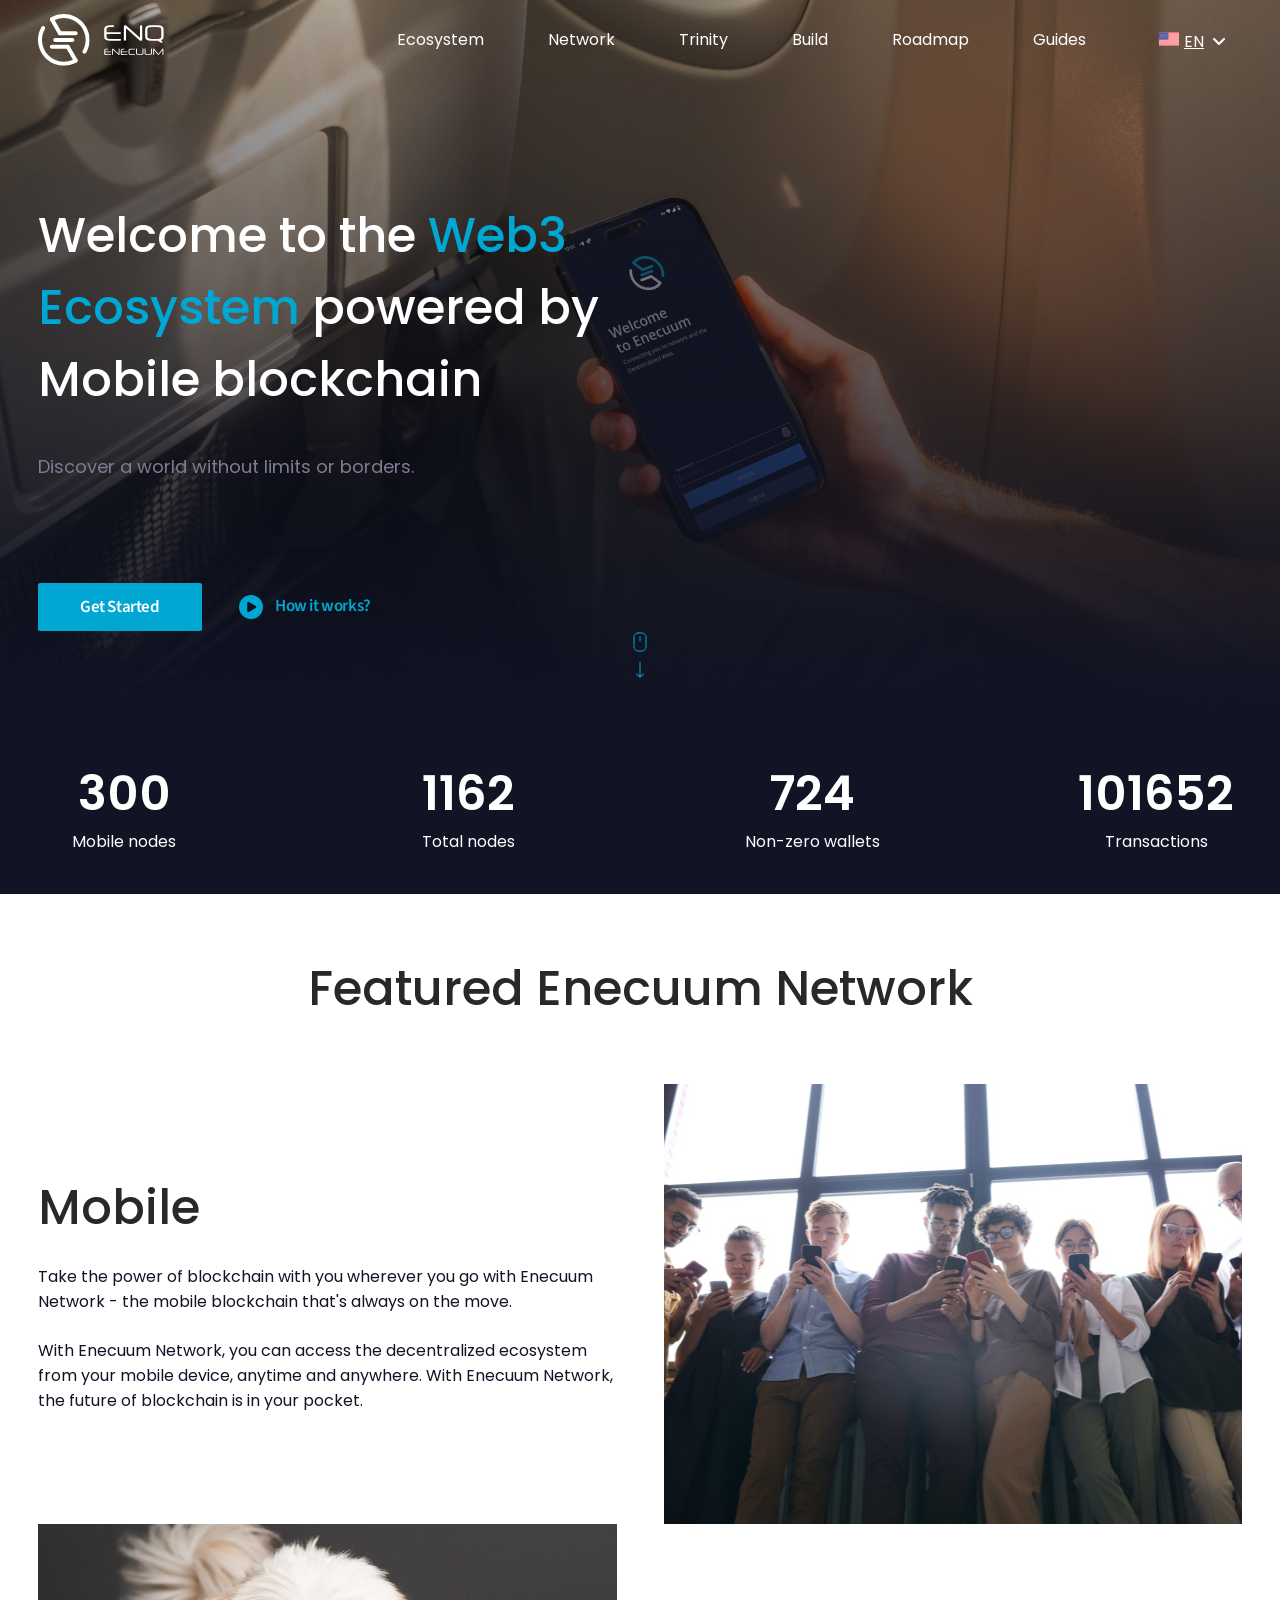
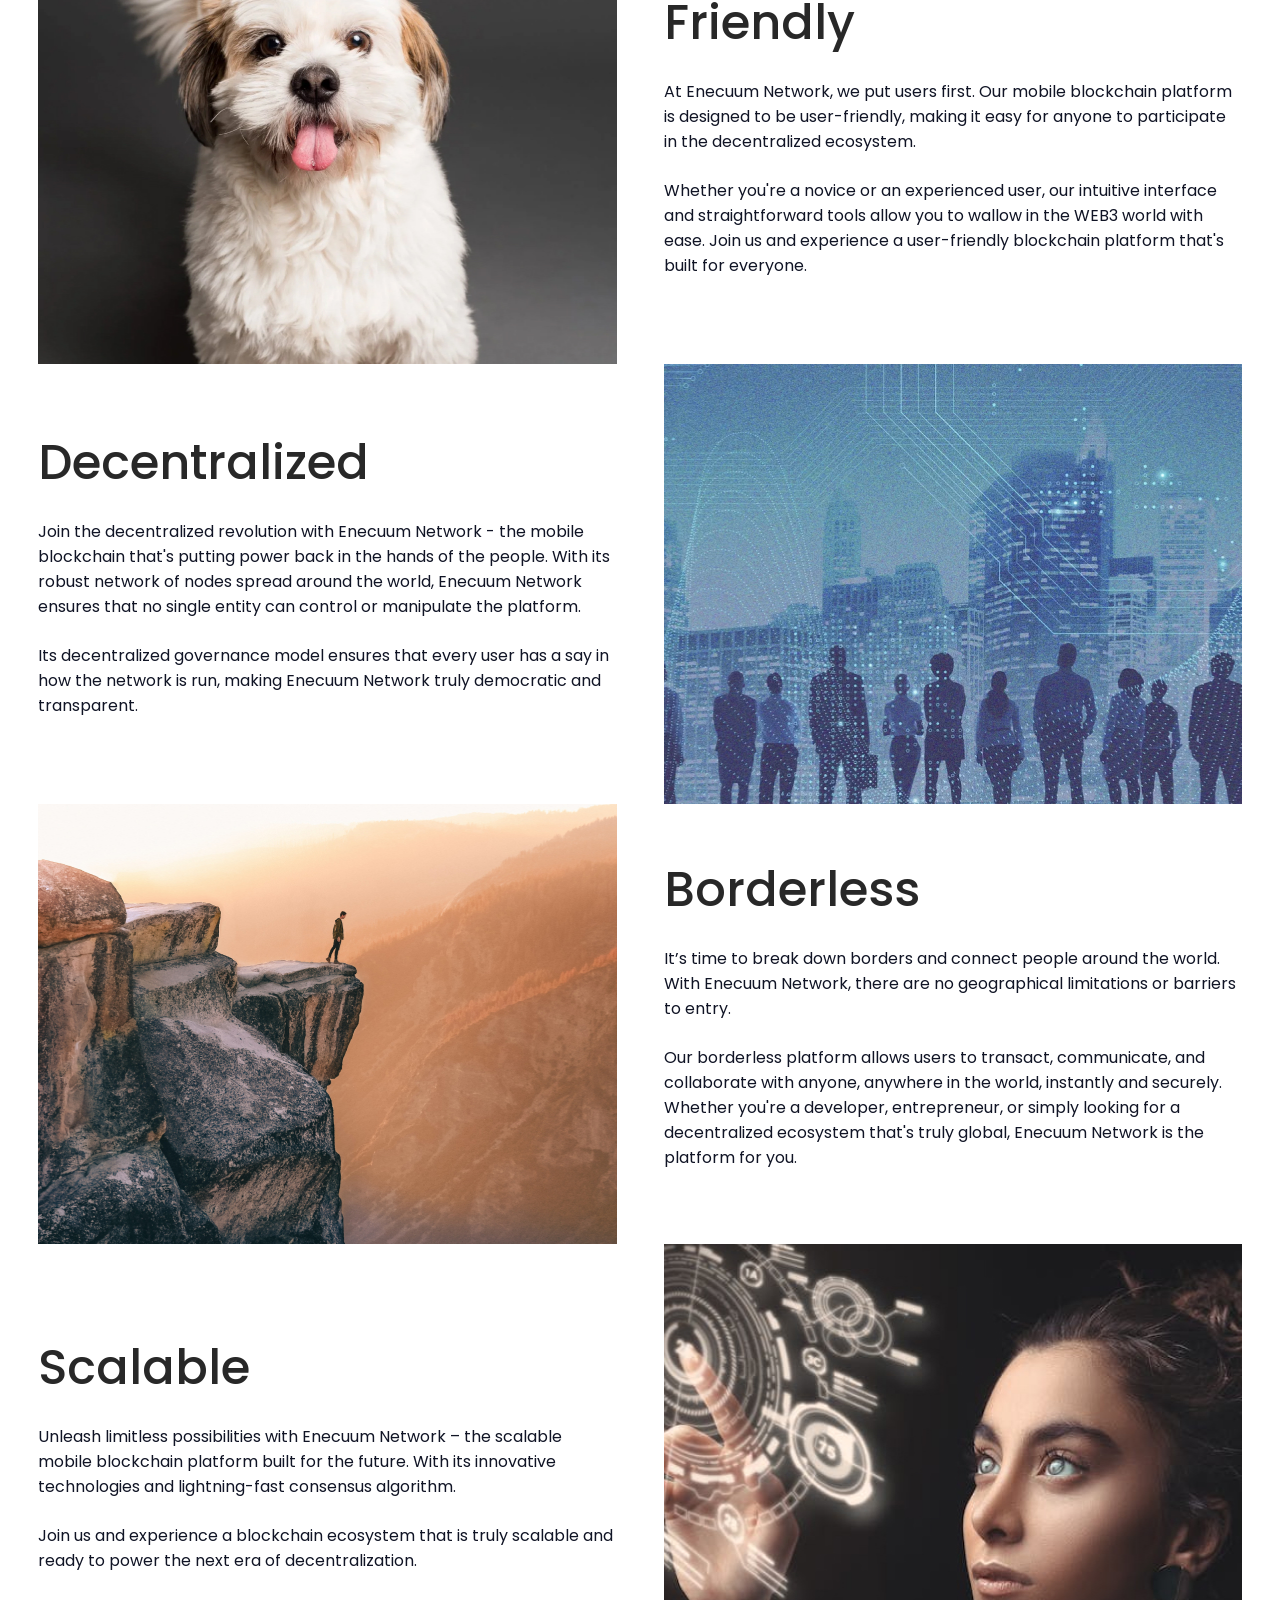
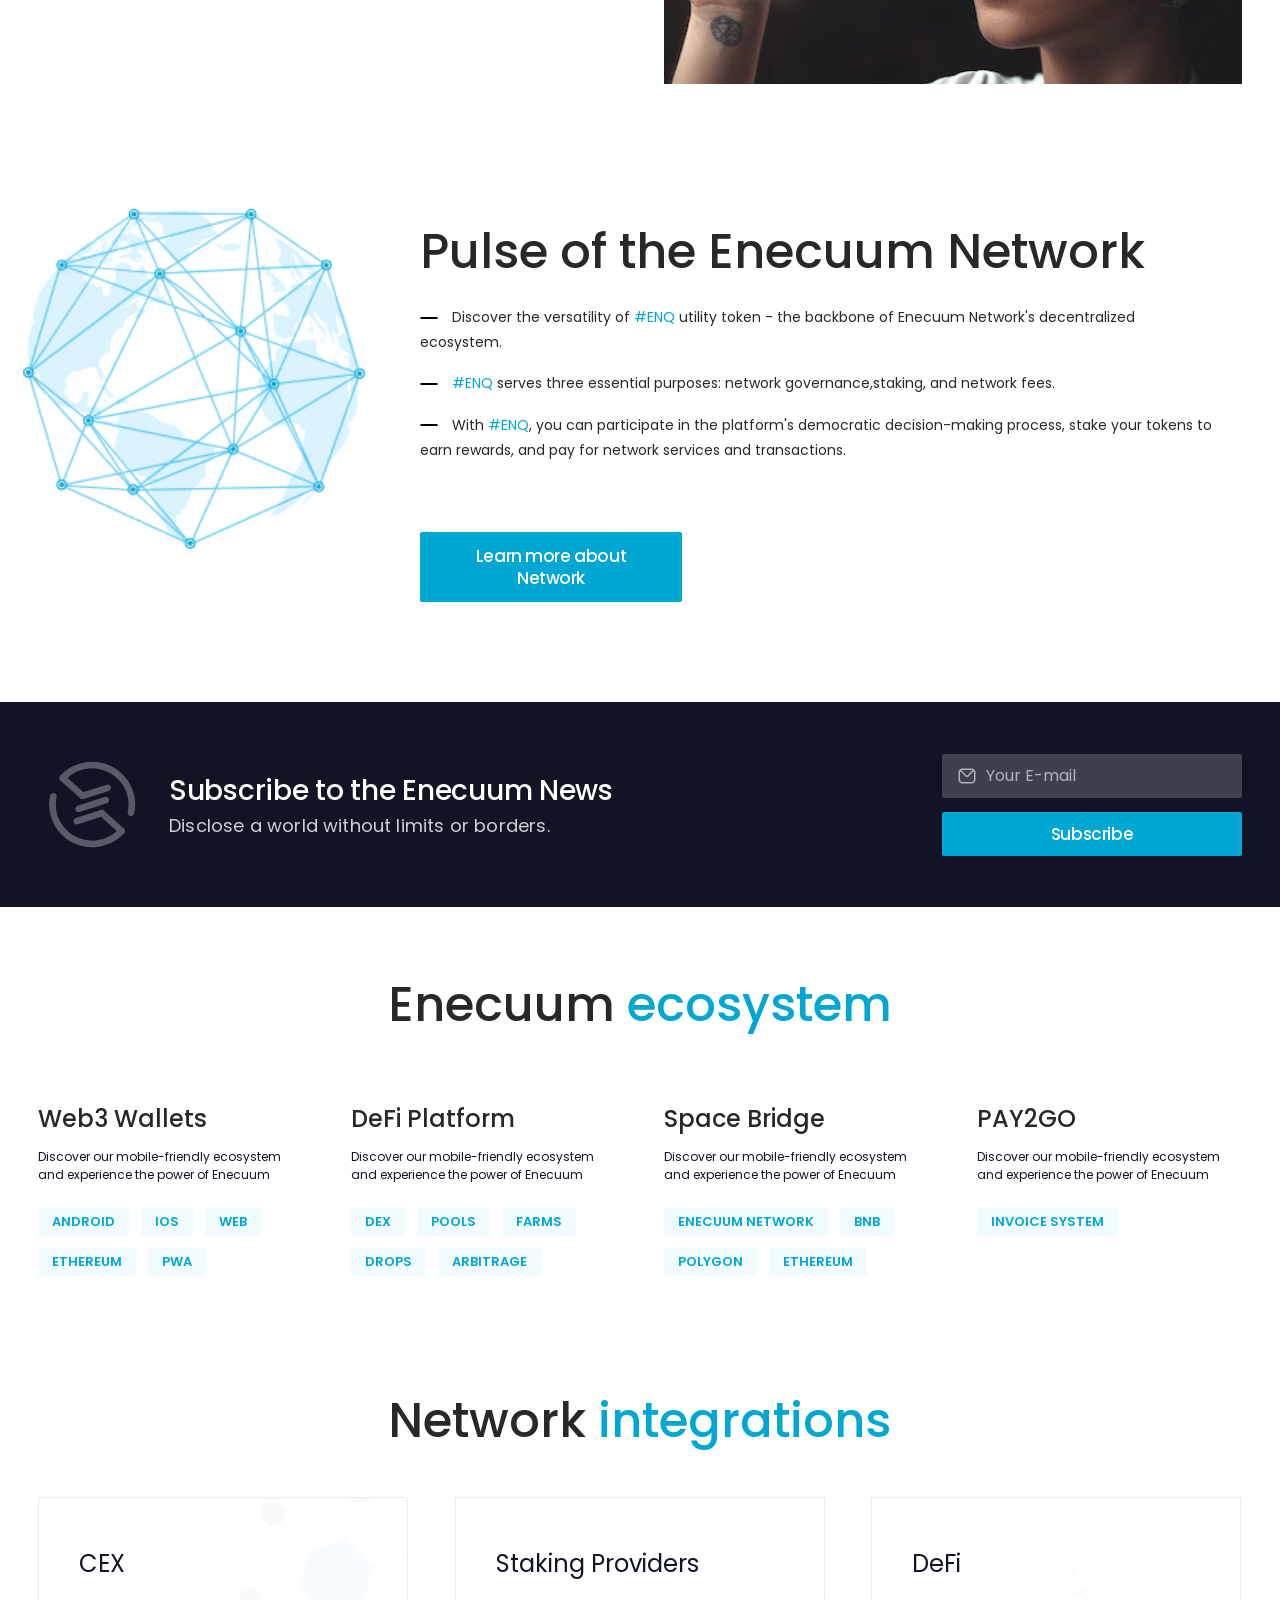
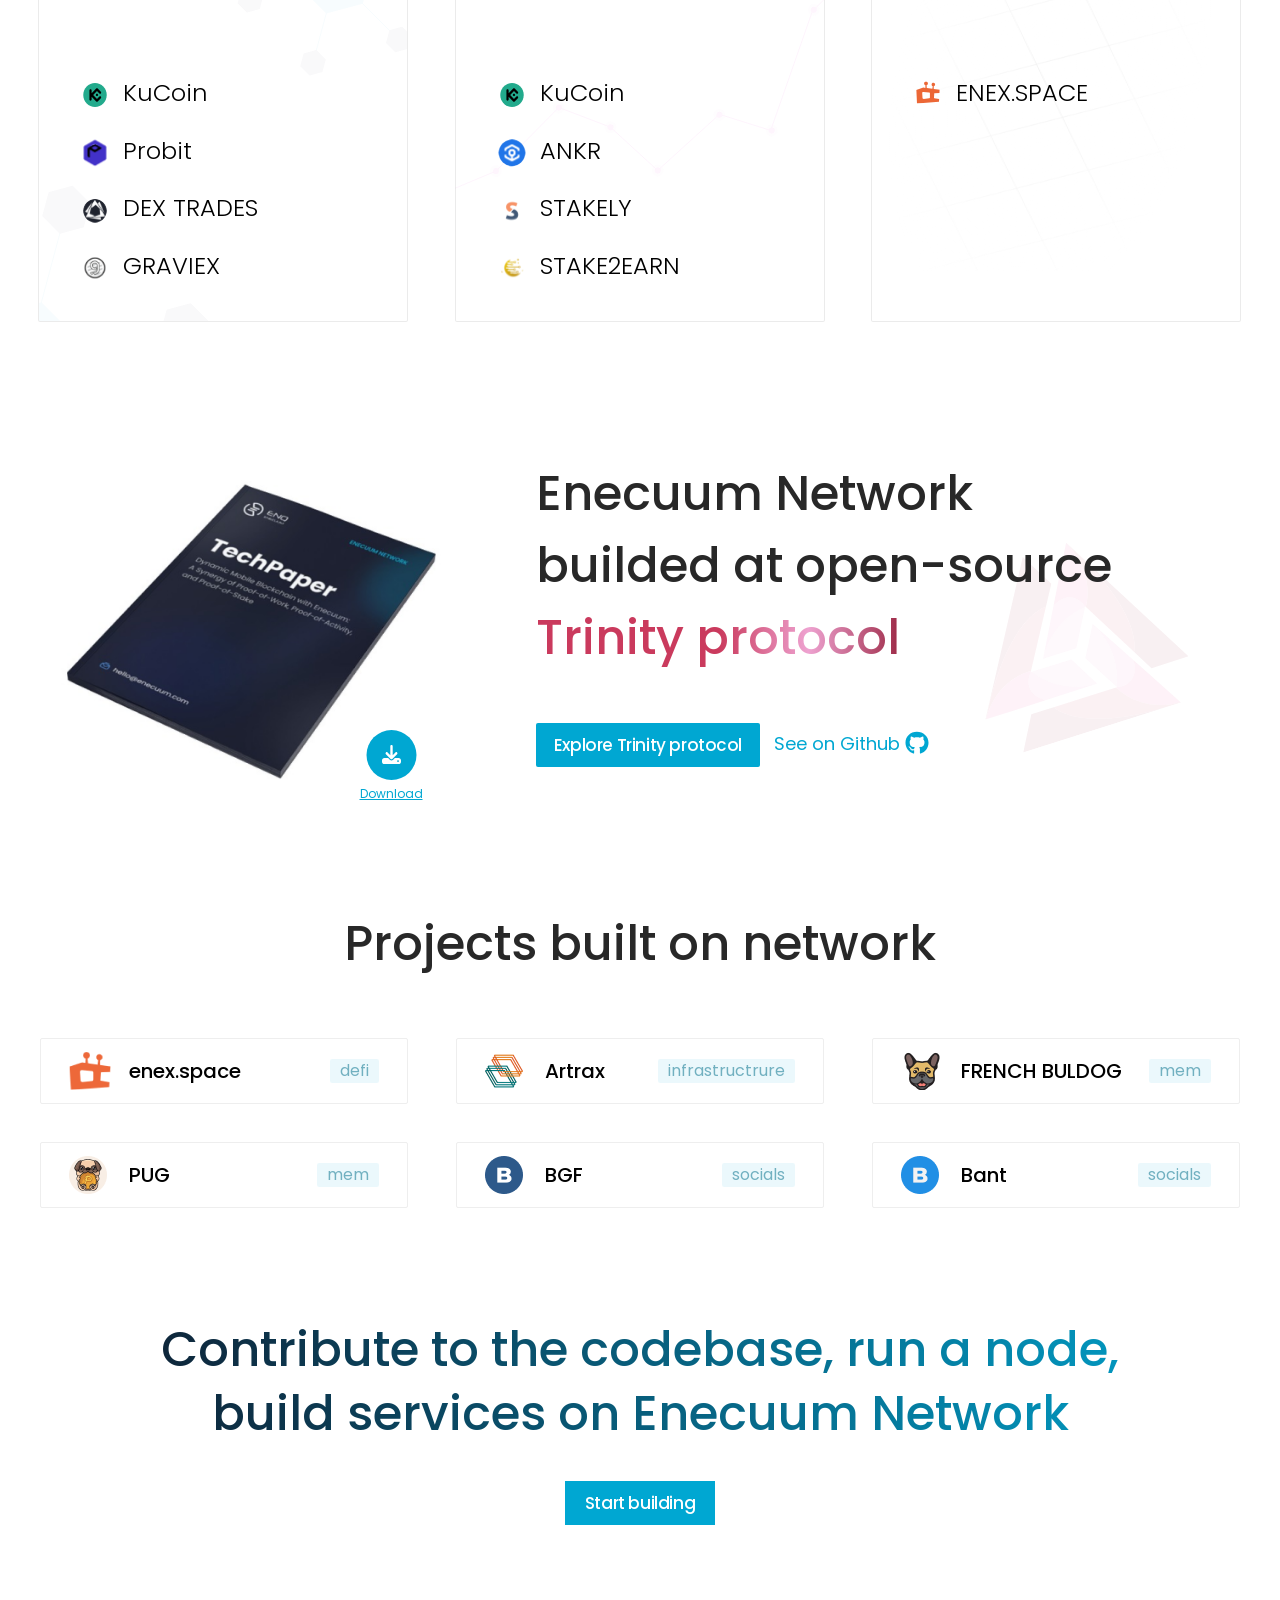
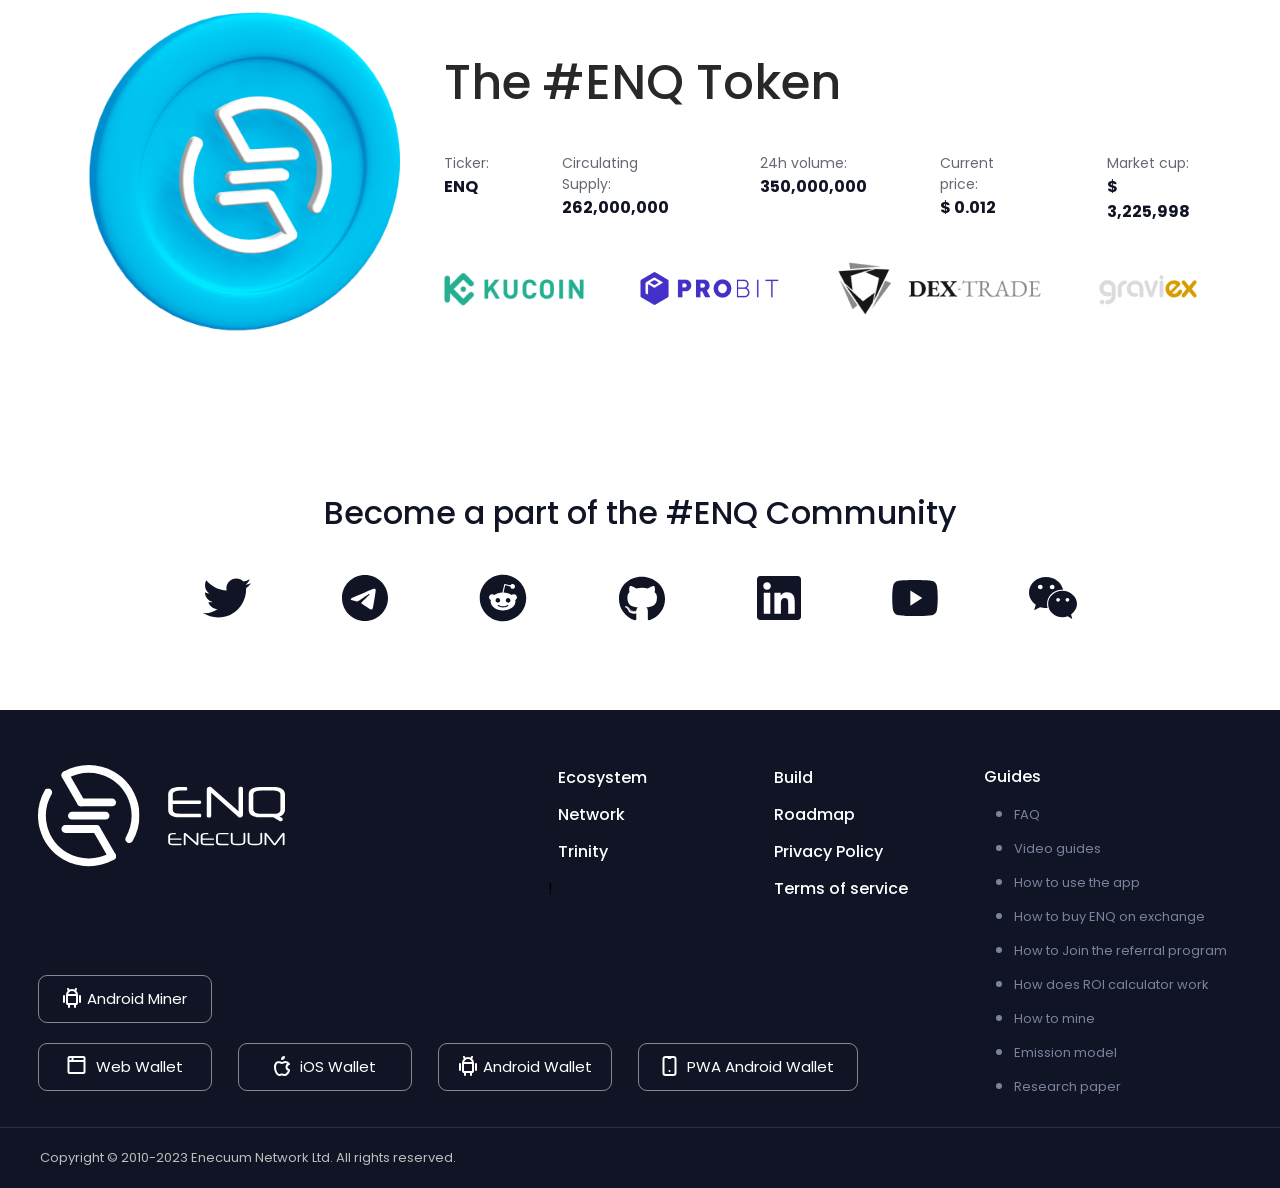
<file: index.html>
<!DOCTYPE html>
<html lang="en">

<head>
    <meta charset="UTF-8">
    <meta name="viewport" content="width=device-width, initial-scale=1.0">
    <title>Document</title>
    <link rel="stylesheet" href="./css/main.css">
</head>

<body>
    <header class="header none1">
        <div class="header__top-box">
            <div class="container">
                <div class="header__menu-box">
                    <a href="./index.html" style="padding-right: 34px;"><img class="header__logo-image"
                            src="./img/Logo.svg" alt="logo"></a>
                    <div class="header__nav">
                        <ul class="header__menu">
                            <li class="header__menu-list"><a class="header__menu-link header__menu-link_active"
                                    href="#">Ecosystem</a></li>
                            <li class="header__menu-list"><a href="#!" class="header__menu-link">Network</a></li>
                            <li class="header__menu-list"><a href="#!" class="header__menu-link">Trinity</a></li>
                            <li class="header__menu-list"><a href="#!" class="header__menu-link">Build</a></li>
                            <li class="header__menu-list"><a href="#!" class="header__menu-link">Roadmap</a></li>
                            <li class="header__menu-list"><a href="#!" class="header__menu-link">Guides</a></li>
                            <li class="header__menu-list lang-select" translate='no'><a href="#!"
                                    class="lang-select__link  lang-select__active"><img class="lang-select__img-flag"
                                        src="./img/FlagEN.svg" alt="flag">EN</a>
                                <ul class="lang-show">
                                    <li><a href="#!" class="lang-select__link"><img class="lang-select__img-flag"
                                                src="./img/FlagSP.svg" alt="flag">SP</a></li>
                                    <li><a href="#!" class="lang-select__link"><img class="lang-select__img-flag"
                                                src="./img/FlagRU.svg" alt="flag">RU</a></li>
                                    <li><a href="#!" class="lang-select__link"><img class="lang-select__img-flag"
                                                src="./img/FlagFR.svg" alt="flag">FR</a></li>
                                </ul>
                            </li>
                        </ul>
                        <img class="header__menu-out" src="./img/x.png" alt="Икс">
                    </div>
                    <div class="burger">
                        <div class="burger__line"></div>
                        <div class="burger__line"></div>
                        <div class="burger__line"></div>
                    </div>
                </div>
            </div>
        </div>

        <div class="container title">
            <h1 class="title__header">Welcome to the <span class="title__header_color">Web3<br> Ecosystem</span>
                powered by Mobile blockchain</h1>
            <p class="title__text">Discover a world without limits or borders.</p>
            <div class="title__started">
                <a class="title__started-button" href="#">Get Started</a>
                <a class="title__play-link" href="#!"><svg class="title__started-svg" width="24" height="24"
                        viewBox="0 0 24 24" xmlns="http://www.w3.org/2000/svg">
                        <path
                            d="M0 12C0 8.8174 1.26428 5.76516 3.51472 3.51472C5.76516 1.26428 8.8174 0 12 0C15.1826 0 18.2348 1.26428 20.4853 3.51472C22.7357 5.76516 24 8.8174 24 12C24 15.1826 22.7357 18.2348 20.4853 20.4853C18.2348 22.7357 15.1826 24 12 24C8.8174 24 5.76516 22.7357 3.51472 20.4853C1.26428 18.2348 0 15.1826 0 12ZM8.82656 6.89531C8.47031 7.09219 8.25 7.47188 8.25 7.875V16.125C8.25 16.5328 8.47031 16.9078 8.82656 17.1047C9.18281 17.3016 9.61406 17.2969 9.96563 17.0812L16.7156 12.9562C17.0484 12.75 17.2547 12.3891 17.2547 11.9953C17.2547 11.6016 17.0484 11.2406 16.7156 11.0344L9.96563 6.90937C9.61875 6.69844 9.18281 6.68906 8.82656 6.88594V6.89531Z" />
                    </svg> How it works?</a>
            </div>
            <a class="title__mouse-link" href="#network">
                <div class="title__image-mouse">
                    <svg class="title__button-mouse" width="14" height="20" viewBox="0 0 14 20" fill="none"
                        xmlns="http://www.w3.org/2000/svg">
                        <path
                            d="M7 5V9M5 1H9C11.2091 1 13 2.79086 13 5V15C13 17.2091 11.2091 19 9 19H5C2.79086 19 1 17.2091 1 15V5C1 2.79086 2.79086 1 5 1Z"
                            stroke="#00A7D2" stroke-linecap="round" stroke-linejoin="round" />
                    </svg>
                    <img class="title__button-sign" src="./img/Arrow1.svg" alt="sing">
                </div>
            </a>
        </div>
    </header>
    <main class="main">
        <div class="num-box none1">
            <div class="container">
                <div class="numblock">
                    <div class="numblock__box">
                        <p class="numblock__quantity" id="out-1">0+</p>
                        <p class="numblock__text">Mobile nodes</p>
                    </div>
                    <div class="numblock__box">
                        <p class="numblock__quantity" id="out-2">0+</p>
                        <p class="numblock__text">Total nodes</p>
                    </div>
                    <div class="numblock__box">
                        <p class="numblock__quantity" id="out-3">0+</p>
                        <p class="numblock__text">Non-zero wallets</p>
                    </div>
                    <div class="numblock__box">
                        <p class="numblock__quantity numblock__quantity_last" id="out-4">0+</p>
                        <p class="numblock__text" id="network">Transactions</p>
                    </div>
                </div>
            </div>
        </div>
        <div class="container blocknet none1">
            <h2 class="header-all  blocknet__header"><span class="blocknet__header_color">Featured </span>Enecuum Network</h2>
            <div class="blocknet__box blocknet__box-mobile"></div>
            <article class="blocknet__mobile-item">
                <h3 class="blocknet__title">Mobile</h3>
                <p class="blocknet__text">Take the power of blockchain with you wherever you go with Enecuum Network -
                    the
                    mobile blockchain that's always on the move.</p>
                <p class="blocknet__text"> With Enecuum Network, you can access the decentralized ecosystem
                    from
                    your mobile device, anytime and anywhere. With Enecuum Network, the future of blockchain is in your
                    pocket.
                </p>
            </article>
            <div class="blocknet__box blocknet__box-friendly"></div>
            <article class="blocknet__friendly-item">
                <h3 class="blocknet__title ">Friendly</h3>
                <p class="blocknet__text">At Enecuum Network, we put users first. Our mobile blockchain platform is
                    designed to be user-friendly, making it easy for anyone to participate in the decentralized
                    ecosystem.

                </p>
                <p class="blocknet__text"> Whether you're a novice or an experienced user, our intuitive
                    interface and straightforward tools allow you to wallow in the WEB3 world with ease. Join us and
                    experience a user-friendly blockchain platform that's built for everyone.
                </p>
            </article>
            <div class="blocknet__box blocknet__box-decentralized"></div>
            <article class="blocknet__decentralized-item">
                <h3 class="blocknet__title">Decentralized</h3>

                <p class="blocknet__text">Join the decentralized revolution with Enecuum Network - the mobile
                    blockchain
                    that's putting power back in the hands of the people. With its robust network of nodes spread around
                    the
                    world, Enecuum Network ensures that no single entity can control or manipulate the platform.

                </p>
                <p class="blocknet__text"> Its decentralized governance model ensures that every user has a
                    say
                    in how the network is run, making Enecuum Network truly democratic and transparent.
                </p>
            </article>
            <div class="blocknet__box blocknet__box-borderless"></div>
            <article class="blocknet__borderless-item">
                <h3 class="blocknet__title">Borderless</h3>
                <p class="blocknet__text">It’s time to break down borders and connect people around the world. With
                    Enecuum
                    Network, there are no geographical limitations or barriers to entry. </p>
                <p class="blocknet__text"> Our borderless platform allows users to transact, communicate, and
                    collaborate with anyone, anywhere in the world, instantly and securely. Whether you're a developer,
                    entrepreneur, or simply looking for a decentralized ecosystem that's truly global, Enecuum Network
                    is
                    the platform for you.
                </p>
            </article>
            <div class="blocknet__box blocknet__box-scalable"></div>
            <article class="blocknet__scalable-item">
                <h3 class="blocknet__title">Scalable</h3>
                <p class="blocknet__text">Unleash limitless possibilities with Enecuum Network – the scalable mobile
                    blockchain platform built for the future. With its innovative technologies and lightning-fast
                    consensus
                    algorithm. </p>
                <p class="blocknet__text"> Join us and experience a blockchain ecosystem that is truly
                    scalable
                    and ready to power the next era of decentralization.
                </p>
            </article>
        </div>
        <div class="network container none1">
            <h3 class="header-all network__header">Pulse of the Enecuum Network</h3>
            <div class="network__wrapper">
                <hr class="network__line">
                <p class="blocknet__text network__text">
                    Discover the versatility of<span class="network__text_color"> #ENQ</span> utility token - the
                    backbone of Enecuum Network's decentralized ecosystem.
                </p>
            </div>
            <div class="network__wrapper">
                <hr class="network__line">
                <p class="blocknet__text network__text">
                    <span class="network__text_color">#ENQ</span> serves three essential purposes: network
                    governance,staking, and network fees.
                </p>
            </div>
            <div class="network__wrapper">
                <hr class="network__line">
                <p class="blocknet__text network__text">
                    With<span class="network__text_color"> #ENQ</span>, you can participate in the platform's
                    democratic decision-making process, stake your tokens to earn rewards, and pay for network services
                    and
                    transactions.
                </p>
            </div>
            <p class="network__button">
                <a class="network__button-link" href="#">Learn more about Network</a>
            </p>
        </div>
        <div class="num-box none1">
            <div class="news container">
                <div class="news__box">
                    <div class="news__logo">
                        <a class="news__logo-link" href="#!"><img class="news__image" src="./img/FrameNews.svg"
                                alt="icon"></a>
                        <div class="news__content">
                            <h3 class="news__title">Subscribe to the Enecuum News</h3>
                            <p class="news__text">Disclose a world without limits or borders.</p>
                        </div>
                    </div>
                    <form action="#" class="news__com" onsubmit="return checkForm()">
                        <input class="news__mail" type="email" placeholder="Your E-mail">
                        <div class="news__error"></div>
                        <button class="news__button" type="submit">Subscribe</button>
                    </form>
                </div>
            </div>
        </div>
        <section class="container ecosystem none1">
            <h3 class="header-all ecosystem__header">Enecuum <span
                    class="ecosystem__header_color">ecosystem</span></h3>
            <article class="ecosystem__box ecosystem__box1">
                <h4 class="ecosystem__heading">Web3 Wallets</h4>
                <p class="ecosystem__text">Discover our mobile-friendly ecosystem and experience the power of
                    Enecuum</p>
                <div class="ecosystem__frame">
                    <a class="ecosystem__link" href="#!">android</a>
                    <a class="ecosystem__link" href="#!">ios</a>
                    <a class="ecosystem__link" href="#!">web</a>
                    <a class="ecosystem__link" href="#!">Ethereum</a>
                    <a class="ecosystem__link" href="#!">PWA</a>
                </div>
            </article>
            <article class="ecosystem__box ecosystem__box2">
                <h4 class="ecosystem__heading">DeFi Platform</h4>
                <p class="ecosystem__text">Discover our mobile-friendly ecosystem and experience the power of
                    Enecuum</p>
                <div class="ecosystem__frame">
                    <a class="ecosystem__link" href="#!">DEX</a>
                    <a class="ecosystem__link" href="#!">Pools</a>
                    <a class="ecosystem__link" href="#!">Farms</a>
                    <a class="ecosystem__link" href="#!">Drops</a>
                    <a class="ecosystem__link" href="#!">Arbitrage</a>
                </div>
            </article>
            <article class="ecosystem__box ecosystem__box3">
                <h4 class="ecosystem__heading">Space Bridge</h4>
                <p class="ecosystem__text">Discover our mobile-friendly ecosystem and experience the power of
                    Enecuum</p>
                <div class="ecosystem__frame">
                    <a class="ecosystem__link" href="#!">Enecuum Network</a>
                    <a class="ecosystem__link" href="#!">bnb</a>
                    <a class="ecosystem__link" href="#!">Polygon</a>
                    <a class="ecosystem__link" href="#!">Ethereum</a>
                </div>
            </article>
            <article class="ecosystem__box ecosystem__box4">
                <h4 class="ecosystem__heading">PAY2GO</h4>
                <p class="ecosystem__text">Discover our mobile-friendly ecosystem and experience the power of
                    Enecuum</p>
                <div class="ecosystem__frame">
                    <a class="ecosystem__link" href="#!">Invoice system</a>
                </div>
            </article>
        </section>
        <section class="container integration none1">
            <h3 class="header-all integration__header">Network <span
                    class="integration__header_color">integrations</span></h3>
            <article class="integration__box integration__cex">
                <h4 class="integration__heading">CEX</h4>
                <div class="integration__frame">
                    <a href="#!" class="integration__link"><img class="integration__img" src="./img/kucoin.svg"
                            alt="icon">KuCoin</a>
                    <a href="#!" class="integration__link"><img class="integration__img" src="./img/probit.svg"
                            alt="icon">Probit</a>
                    <a href="#!" class="integration__link"><img class="integration__img" src="./img/trades.svg"
                            alt="icon">DEX TRADES</a>
                    <a href="#!" class="integration__link"><img class="integration__img" src="./img/graviex.svg"
                            alt="icon">GRAVIEX</a>
                </div>
            </article>
            <article class="integration__box integration__staking">
                <h4 class="integration__heading">Staking Providers</h4>
                <div class="integration__frame">
                    <a href="#!" class="integration__link"><img class="integration__img" src="./img/kucoin.svg"
                            alt="icon">KuCoin</a>
                    <a href="#!" class="integration__link"><img class="integration__img" src="./img/ankr.svg"
                            alt="icon">ANKR</a>
                    <a href="#!" class="integration__link"><img class="integration__img" src="./img/stakely.svg"
                            alt="icon">STAKELY</a>
                    <a href="#!" class="integration__link"><img class="integration__img" src="./img/stake2.svg"
                            alt="icon">STAKE2EARN</a>
                </div>
            </article>
            <article class="integration__box integration__defi">
                <h4 class="integration__heading">DeFi</h4>
                <div class="integration__frame">
                    <a href="#!" class="integration__link"><img class="integration__img" src="./img/enex.svg"
                            alt="icon">ENEX.SPACE</a>
                </div>
            </article>
        </section>
        <section class="container trinity none1">
            <div class="trinity__left-box">
                <div class="trinity__down-btn">
                    <a href="#!" class="trinity__down-link"><svg class="trinity__down-svg" width="51" height="50"
                            viewBox="0 0 51 50" fill="none" xmlns="http://www.w3.org/2000/svg">
                            <g filter="url(#filter0_b_88_4731)">
                                <rect x="0.5" width="50" height="50" rx="25" />
                                <g clip-path="url(#clip0_88_4731)">
                                    <path
                                        d="M26.6875 16.1875C26.6875 15.5307 26.1568 15 25.5 15C24.8432 15 24.3125 15.5307 24.3125 16.1875V25.1939L21.5887 22.4701C21.1248 22.0063 20.3715 22.0063 19.9076 22.4701C19.4438 22.934 19.4438 23.6873 19.9076 24.1512L24.6576 28.9012C25.1215 29.365 25.8748 29.365 26.3387 28.9012L31.0887 24.1512C31.5525 23.6873 31.5525 22.934 31.0887 22.4701C30.6248 22.0063 29.8715 22.0063 29.4076 22.4701L26.6875 25.1939V16.1875ZM18.375 28.0625C17.065 28.0625 16 29.1275 16 30.4375V31.625C16 32.935 17.065 34 18.375 34H32.625C33.935 34 35 32.935 35 31.625V30.4375C35 29.1275 33.935 28.0625 32.625 28.0625H28.8584L27.1773 29.7436C26.2496 30.6713 24.7467 30.6713 23.8189 29.7436L22.1416 28.0625H18.375ZM32.0312 30.1406C32.2675 30.1406 32.494 30.2345 32.661 30.4015C32.828 30.5685 32.9219 30.795 32.9219 31.0312C32.9219 31.2675 32.828 31.494 32.661 31.661C32.494 31.828 32.2675 31.9219 32.0312 31.9219C31.795 31.9219 31.5685 31.828 31.4015 31.661C31.2345 31.494 31.1406 31.2675 31.1406 31.0312C31.1406 30.795 31.2345 30.5685 31.4015 30.4015C31.5685 30.2345 31.795 30.1406 32.0312 30.1406Z"
                                        fill="white" />
                                </g>
                            </g>
                            <defs>
                                <filter id="filter0_b_88_4731" x="-3.5" y="-4" width="58" height="58"
                                    filterUnits="userSpaceOnUse" color-interpolation-filters="sRGB">
                                    <feFlood flood-opacity="0" result="BackgroundImageFix" />
                                    <feGaussianBlur in="BackgroundImageFix" stdDeviation="2" />
                                    <feComposite in2="SourceAlpha" operator="in"
                                        result="effect1_backgroundBlur_88_4731" />
                                    <feBlend mode="normal" in="SourceGraphic" in2="effect1_backgroundBlur_88_4731"
                                        result="shape" />
                                </filter>
                                <clipPath id="clip0_88_4731">
                                    <rect width="19" height="19" fill="white" transform="translate(16 15)" />
                                </clipPath>
                            </defs>
                        </svg>Download</a>

                </div>
            </div>
            <div class="trinity__right-box">
                <h3 class="header-all trinity__header">Enecuum Network<br> builded at open-source<br><span
                        class="trinity__header_color"> Trinity protocol</span></h3>
                <div class="trinity__right-buttons-box">
                    <a class="trinity__right-button" href="#!">Explore Trinity protocol</a>
                    <a class="trinity__right-link" href="https://github.com/" target="_blank">See on Github<svg class="trinity__right-svg" width="24" height="23" viewBox="0 0 24 23"
                            xmlns="http://www.w3.org/2000/svg">
                            <path
                                d="M8.18679 18.3576C8.18679 18.4475 8.07995 18.5194 7.94524 18.5194C7.79195 18.5329 7.68511 18.461 7.68511 18.3576C7.68511 18.2677 7.79195 18.1957 7.92666 18.1957C8.06602 18.1822 8.18679 18.2542 8.18679 18.3576ZM6.74215 18.1553C6.70963 18.2452 6.80253 18.3486 6.94189 18.3756C7.06266 18.4205 7.20202 18.3756 7.22989 18.2856C7.25776 18.1957 7.1695 18.0923 7.03015 18.0518C6.90937 18.0204 6.77466 18.0653 6.74215 18.1553ZM8.79531 18.0788C8.6606 18.1103 8.56769 18.1957 8.58163 18.2991C8.59556 18.3891 8.71634 18.4475 8.85569 18.416C8.9904 18.3846 9.08331 18.2991 9.06937 18.2092C9.05544 18.1238 8.93002 18.0653 8.79531 18.0788ZM11.8518 0.849487C5.40898 0.849487 0.480469 5.58396 0.480469 11.8202C0.480469 16.8064 3.72279 21.0733 8.35402 22.575C8.9486 22.6784 9.15763 22.3232 9.15763 22.031C9.15763 21.7522 9.14369 20.2145 9.14369 19.2703C9.14369 19.2703 5.89208 19.9447 5.20924 17.9305C5.20924 17.9305 4.67969 16.6221 3.91789 16.2849C3.91789 16.2849 2.85415 15.579 3.99221 15.5924C3.99221 15.5924 5.14886 15.6824 5.78524 16.7525C6.80253 18.488 8.50731 17.9889 9.17157 17.6922C9.2784 16.9728 9.58034 16.4737 9.91479 16.1769C7.31815 15.8982 4.69828 15.534 4.69828 11.2087C4.69828 9.97222 5.05131 9.35175 5.79453 8.56042C5.67376 8.26817 5.27892 7.0632 5.91531 5.50752C6.88615 5.21527 9.12047 6.72149 9.12047 6.72149C10.0495 6.4697 11.0482 6.33932 12.0376 6.33932C13.027 6.33932 14.0258 6.4697 14.9548 6.72149C14.9548 6.72149 17.1891 5.21078 18.16 5.50752C18.7963 7.0677 18.4015 8.26817 18.2807 8.56042C19.024 9.35625 19.4792 9.97672 19.4792 11.2087C19.4792 15.5475 16.7432 15.8937 14.1465 16.1769C14.5739 16.5321 14.9362 17.2066 14.9362 18.2632C14.9362 19.7784 14.9223 21.6533 14.9223 22.022C14.9223 22.3142 15.136 22.6694 15.7259 22.566C20.371 21.0733 23.5205 16.8064 23.5205 11.8202C23.5205 5.58396 18.2947 0.849487 11.8518 0.849487ZM4.99556 16.3568C4.93518 16.4018 4.94911 16.5052 5.02808 16.5906C5.1024 16.6625 5.20924 16.694 5.26963 16.6356C5.33002 16.5906 5.31608 16.4872 5.23711 16.4018C5.16279 16.3298 5.05595 16.2983 4.99556 16.3568ZM4.49389 15.9926C4.46137 16.051 4.50782 16.123 4.60073 16.168C4.67505 16.2129 4.76795 16.1994 4.80047 16.1365C4.83298 16.078 4.78653 16.0061 4.69363 15.9611C4.60073 15.9341 4.5264 15.9476 4.49389 15.9926ZM5.99892 17.5932C5.9246 17.6517 5.95247 17.7866 6.05931 17.872C6.16615 17.9754 6.30086 17.9889 6.36124 17.917C6.42163 17.8585 6.39376 17.7236 6.30086 17.6382C6.19866 17.5348 6.05931 17.5213 5.99892 17.5932ZM5.46937 16.9323C5.39505 16.9773 5.39505 17.0942 5.46937 17.1976C5.54369 17.301 5.66911 17.3459 5.7295 17.301C5.80382 17.2425 5.80382 17.1256 5.7295 17.0222C5.66447 16.9188 5.54369 16.8738 5.46937 16.9323Z" />
                        </svg>
                    </a>
                </div>
            </div>
        </section>
        <section class="container projects">
            <h3 class="header-all projects__header">Projects built on network</h3>
            <div class="projects__items">
                <a class="projects__item1 projects__item-link" href="#!">enex.space<p class="projects__item-text">defi
                    </p></a>
                <a class="projects__item2 projects__item-link" href="#!">Artrax<p class="projects__item-text">
                        infrastructrure</p></a>
                <a class="projects__item3 projects__item-link" href="#!">FRENCH BULDOG<p class="projects__item-text">mem
                    </p></a>
                <a class="projects__item4 projects__item-link" href="#!">PUG<p class="projects__item-text">mem</p></a>
                <a class="projects__item5 projects__item-link" href="#!">BGF<p class="projects__item-text">socials</p>
                </a>
                <a class="projects__item6 projects__item-link" href="#!">Bant<p class="projects__item-text">socials</p>
                </a>
            </div>
        </section>

        <section class="services">
            <h3 class="header-all services__header">Contribute to the codebase, run a node,<br>
                build services on Enecuum Network</h3>
            <button class="services__button">Start building</button>

            <div class="services__token">
                <div class="services__token-box">
                    <h3 class="services__token-title">The #ENQ Token</h3>
                    <div class="services__token-info">
                        <div class="services__text">
                            <p class="services__text_little">Ticker:</p>
                            <p class="services__text_bold">ENQ</p>
                        </div>
                        <div class="services__text">
                            <p class="services__text_little">Circulating Supply:</p>
                            <p class="services__text_bold">262,000,000</p>
                        </div>
                        <div class="services__text">
                            <p class="services__text_little">24h volume:</p>
                            <p class="services__text_bold">350,000,000</p>
                        </div>
                        <div class="services__text">
                            <p class="services__text_little">Current price:</p>
                            <p class="services__text_bold">$ 0.012</p>
                        </div>
                        <div class="services__text">
                            <p class="services__text_little">Market cup:</p>
                            <p class="services__text_bold">$ 3,225,998</p>
                        </div>
                    </div>
                    <div class="services__image">
                        <img class="services__item-image"  src="./img/kucoin.png" alt="icon">
                        <img class="services__item-image"  src="./img/probit.png" alt="icon">
                        <img class="services__item-image" src="./img/Trade.png" alt="icon">
                        <img class="services__item-image" src="./img/graviex.png" alt="icon">
                    </div>
                </div>

            </div>
        </section>
        <section class="container community">
            <h4 class="community__network-title">Become a part of the #ENQ Community</h4>
            <div class="community__images">
                <a class="community__link" href="#!"><svg class="community__image-svg" width="48" height="40" viewBox="0 0 48 40"
                        xmlns="http://www.w3.org/2000/svg">
                        <path
                            d="M43.0659 10.2233C43.0964 10.6496 43.0964 11.0761 43.0964 11.5025C43.0964 24.5075 33.198 39.4923 15.1066 39.4923C9.53297 39.4923 4.35534 37.878 0 35.0761C0.791906 35.1674 1.55325 35.1979 2.37562 35.1979C6.97453 35.1979 11.2081 33.6446 14.5888 30.9949C10.2639 30.9035 6.63956 28.071 5.39081 24.1725C6 24.2638 6.60909 24.3248 7.24875 24.3248C8.13197 24.3248 9.01528 24.2029 9.83756 23.9898C5.32997 23.076 1.94916 19.1167 1.94916 14.3349V14.2132C3.25875 14.9441 4.78172 15.401 6.39581 15.4618C3.74606 13.6953 2.01009 10.6801 2.01009 7.26891C2.01009 5.44154 2.49731 3.76641 3.35016 2.30447C8.19281 8.27401 15.472 12.1724 23.6344 12.5989C23.4821 11.8679 23.3907 11.1066 23.3907 10.3451C23.3907 4.92376 27.7765 0.507568 33.2283 0.507568C36.0607 0.507568 38.6191 1.69538 40.4161 3.61416C42.6394 3.18779 44.7713 2.36541 46.6597 1.23854C45.9287 3.52285 44.3754 5.44163 42.3349 6.65982C44.3146 6.44672 46.2334 5.89838 47.9998 5.13704C46.6599 7.08619 44.9847 8.82216 43.0659 10.2233Z" />
                    </svg></a>
                <a class="community__link" href="#!"><svg class="community__image-svg" width="46" height="46" viewBox="0 0 46 46"
                        xmlns="http://www.w3.org/2000/svg">
                        <path
                            d="M23 0C10.2974 0 0 10.2974 0 23C0 35.7026 10.2974 46 23 46C35.7026 46 46 35.7026 46 23C46 10.2974 35.7026 0 23 0ZM33.6609 15.6419C33.3148 19.2787 31.8171 28.1043 31.0548 32.1777C30.7325 33.9013 30.0975 34.4792 29.483 34.5357C28.1475 34.6587 27.1331 33.6531 25.8395 32.805C23.8152 31.4781 22.6716 30.652 20.7066 29.3572C18.4358 27.8608 19.9079 27.0386 21.202 25.6939C21.5407 25.3421 27.4256 19.9893 27.5395 19.5037C27.5537 19.443 27.5674 19.2162 27.4325 19.0971C27.2977 18.9781 27.0996 19.0184 26.9563 19.0508C26.7533 19.0969 23.5194 21.2343 17.2547 25.4631C16.3369 26.0934 15.5055 26.4005 14.7605 26.3844C13.9393 26.3667 12.3596 25.9202 11.1852 25.5383C9.74486 25.0702 8.60005 24.8227 8.69975 24.0275C8.75169 23.6132 9.32205 23.1897 10.4108 22.7569C17.1158 19.8357 21.5869 17.9097 23.8239 16.9791C30.2112 14.3223 31.5385 13.8608 32.4036 13.8454C32.5939 13.8423 33.0193 13.8894 33.2948 14.113C33.4781 14.2723 33.5949 14.4946 33.6222 14.7359C33.6689 15.0355 33.6819 15.3394 33.6609 15.6419Z" />
                    </svg></a>
                <a class="community__link" href="#!"><svg class="community__image-svg" width="48" height="48" viewBox="0 0 48 48"
                        xmlns="http://www.w3.org/2000/svg">
                        <path
                            d="M18.8906 28.6406C17.5969 28.6406 16.5563 27.6 16.5563 26.3344C16.5563 25.0406 17.5969 24 18.8906 24C20.1656 24 21.1969 25.0406 21.1969 26.3344C21.1969 27.6094 20.1562 28.6406 18.8906 28.6406ZM47.25 24C47.25 36.8438 36.8438 47.25 24 47.25C11.1562 47.25 0.75 36.8438 0.75 24C0.75 11.1562 11.1562 0.75 24 0.75C36.8438 0.75 47.25 11.1562 47.25 24ZM34.8469 20.1375C33.9656 20.1375 33.1875 20.5031 32.6156 21.075C30.5156 19.6219 27.6844 18.6844 24.5437 18.5812L26.175 11.2406L31.3688 12.4125C31.3688 13.6875 32.4094 14.7188 33.675 14.7188C34.9688 14.7188 36.0094 13.6594 36.0094 12.3844C36.0094 11.1094 34.9688 10.05 33.675 10.05C32.7656 10.05 31.9875 10.5938 31.6031 11.3438L25.8656 10.0688C25.5844 9.99375 25.2938 10.2 25.2188 10.4813L23.4281 18.5812C20.3156 18.7125 17.5125 19.6406 15.4125 21.0938C14.8406 20.4937 14.0344 20.1375 13.1531 20.1375C9.88125 20.1375 8.8125 24.5344 11.8031 26.025C11.7 26.4938 11.6437 26.9813 11.6437 27.4781C11.6437 32.4094 17.1938 36.4031 24.0188 36.4031C30.8719 36.4031 36.4219 32.4094 36.4219 27.4781C36.4219 26.9813 36.3656 26.4656 36.2438 25.9969C39.1781 24.4969 38.1 20.1375 34.8469 20.1375ZM28.3875 31.0312C26.6812 32.7375 21.2531 32.7094 19.6125 31.0312C19.4062 30.825 19.0406 30.825 18.8344 31.0312C18.6 31.2656 18.6 31.6313 18.8344 31.8375C20.9719 33.975 27.0188 33.975 29.1656 31.8375C29.4 31.6313 29.4 31.2656 29.1656 31.0312C28.9594 30.825 28.5937 30.825 28.3875 31.0312ZM29.1094 24C27.8344 24 26.8031 25.0406 26.8031 26.3344C26.8031 27.6094 27.8438 28.6406 29.1094 28.6406C30.4031 28.6406 31.4437 27.6 31.4437 26.3344C31.4437 25.0406 30.4125 24 29.1094 24Z" />
                    </svg></a>
                <a class="community__link" href="#!"><svg class="community__image-svg" width="48" height="45" viewBox="0 0 48 45"
                        xmlns="http://www.w3.org/2000/svg">
                        <path
                            d="M16.3736 35.7152C16.3736 35.895 16.1599 36.0389 15.8905 36.0389C15.5839 36.0659 15.3702 35.922 15.3702 35.7152C15.3702 35.5353 15.5839 35.3914 15.8533 35.3914C16.132 35.3645 16.3736 35.5084 16.3736 35.7152ZM13.4843 35.3105C13.4193 35.4904 13.6051 35.6972 13.8838 35.7511C14.1253 35.8411 14.404 35.7511 14.4598 35.5713C14.5155 35.3914 14.339 35.1846 14.0603 35.1037C13.8187 35.0407 13.5493 35.1307 13.4843 35.3105ZM17.5906 35.1576C17.3212 35.2206 17.1354 35.3914 17.1633 35.5983C17.1911 35.7781 17.4327 35.895 17.7114 35.8321C17.9808 35.7691 18.1666 35.5983 18.1387 35.4184C18.1109 35.2476 17.86 35.1307 17.5906 35.1576ZM23.7036 0.698975C10.818 0.698975 0.960938 10.1679 0.960938 22.6403C0.960938 32.6128 7.44558 41.1466 16.708 44.15C17.8972 44.3568 18.3153 43.6464 18.3153 43.0619C18.3153 42.5044 18.2874 39.429 18.2874 37.5406C18.2874 37.5406 11.7842 38.8895 10.4185 34.8609C10.4185 34.8609 9.35939 32.2441 7.83578 31.5697C7.83578 31.5697 5.70829 30.1579 7.98442 30.1849C7.98442 30.1849 10.2977 30.3647 11.5705 32.5049C13.6051 35.976 17.0146 34.9778 18.3431 34.3843C18.5568 32.9455 19.1607 31.9474 19.8296 31.3539C14.6363 30.7964 9.39655 30.068 9.39655 21.4173C9.39655 18.9444 10.1026 17.7035 11.5891 16.1208C11.3475 15.5363 10.5578 13.1264 11.8306 10.015C13.7723 9.43054 18.2409 12.443 18.2409 12.443C20.099 11.9394 22.0964 11.6786 24.0753 11.6786C26.0541 11.6786 28.0515 11.9394 29.9096 12.443C29.9096 12.443 34.3782 9.42155 36.3199 10.015C37.5927 13.1354 36.803 15.5363 36.5615 16.1208C38.0479 17.7125 38.9584 18.9534 38.9584 21.4173C38.9584 30.095 33.4864 30.7874 28.2931 31.3539C29.1478 32.0643 29.8724 33.4131 29.8724 35.5263C29.8724 38.5568 29.8445 42.3066 29.8445 43.0439C29.8445 43.6284 30.2719 44.3388 31.4518 44.132C40.7421 41.1466 47.0409 32.6128 47.0409 22.6403C47.0409 10.1679 36.5893 0.698975 23.7036 0.698975ZM9.99113 31.7136C9.87036 31.8035 9.89823 32.0103 10.0562 32.1812C10.2048 32.3251 10.4185 32.388 10.5393 32.2711C10.66 32.1812 10.6322 31.9744 10.4742 31.8035C10.3256 31.6596 10.1119 31.5967 9.99113 31.7136ZM8.98778 30.9852C8.92274 31.1021 9.01565 31.246 9.20145 31.3359C9.3501 31.4258 9.5359 31.3988 9.60094 31.273C9.66597 31.1561 9.57307 31.0122 9.38726 30.9223C9.20145 30.8683 9.05281 30.8953 8.98778 30.9852ZM11.9978 34.1865C11.8492 34.3034 11.9049 34.5731 12.1186 34.744C12.3323 34.9508 12.6017 34.9778 12.7225 34.8339C12.8433 34.717 12.7875 34.4473 12.6017 34.2764C12.3973 34.0696 12.1186 34.0426 11.9978 34.1865ZM10.9387 32.8646C10.7901 32.9545 10.7901 33.1883 10.9387 33.3951C11.0874 33.602 11.3382 33.6919 11.459 33.602C11.6076 33.4851 11.6076 33.2513 11.459 33.0444C11.3289 32.8376 11.0874 32.7477 10.9387 32.8646Z" />
                    </svg></a>
                <a class="community__link" href="#!"><svg class="community__image-svg" width="44" height="44" viewBox="0 0 44 44"
                        xmlns="http://www.w3.org/2000/svg">
                        <path
                            d="M40.8571 0H3.13304C1.40446 0 0 1.42411 0 3.17232V40.8277C0 42.5759 1.40446 44 3.13304 44H40.8571C42.5857 44 44 42.5759 44 40.8277V3.17232C44 1.42411 42.5857 0 40.8571 0ZM13.2982 37.7143H6.77679V16.7161H13.308V37.7143H13.2982ZM10.0375 13.8482C7.94554 13.8482 6.25625 12.1491 6.25625 10.067C6.25625 7.98482 7.94554 6.28571 10.0375 6.28571C12.1196 6.28571 13.8187 7.98482 13.8187 10.067C13.8187 12.1589 12.1295 13.8482 10.0375 13.8482ZM37.7437 37.7143H31.2223V27.5C31.2223 25.0643 31.1732 21.9312 27.8339 21.9312C24.4357 21.9312 23.9152 24.583 23.9152 27.3232V37.7143H17.3938V16.7161H23.65V19.5839H23.7384C24.6125 17.9339 26.7437 16.1955 29.9161 16.1955C36.5161 16.1955 37.7437 20.5464 37.7437 26.2036V37.7143Z" />
                    </svg></a>
                <a class="community__link" href="#!"><svg class="community__image-svg" width="46" height="36" viewBox="0 0 46 36"
                        xmlns="http://www.w3.org/2000/svg">
                        <path
                            d="M44.8043 5.63278C44.2809 3.41559 42.7387 1.66941 40.7806 1.07681C37.2315 0 22.9997 0 22.9997 0C22.9997 0 8.76806 0 5.21881 1.07681C3.26072 1.6695 1.71856 3.41559 1.19514 5.63278C0.244141 9.65156 0.244141 18.0364 0.244141 18.0364C0.244141 18.0364 0.244141 26.4212 1.19514 30.44C1.71856 32.6572 3.26072 34.3306 5.21881 34.9232C8.76806 36 22.9997 36 22.9997 36C22.9997 36 37.2314 36 40.7806 34.9232C42.7387 34.3306 44.2809 32.6572 44.8043 30.44C45.7553 26.4212 45.7553 18.0364 45.7553 18.0364C45.7553 18.0364 45.7553 9.65156 44.8043 5.63278ZM18.3451 25.6492V10.4236L30.2401 18.0366L18.3451 25.6492Z" />
                    </svg>
                </a>
                <a class="community__link" href="#!"><svg class="community__image-svg" width="48" height="42" viewBox="0 0 48 42"
                        xmlns="http://www.w3.org/2000/svg">
                        <path
                            d="M32.4829 12.7097C33.0415 12.7097 33.5825 12.7378 34.1236 12.8128C32.6749 5.46441 25.3353 0 16.992 0C7.63636 0 0 6.82348 0 15.5028C0 20.5079 2.55709 24.6414 6.79855 27.8375L5.11418 33.3301L11.0487 30.1339C13.1782 30.5838 14.8713 31.0431 17.0007 31.0431C17.5418 31.0431 18.0567 31.015 18.5978 30.9681C18.2487 29.759 18.0567 28.4749 18.0567 27.1439C18.048 19.1863 24.4189 12.7097 32.4829 12.7097ZM23.3629 7.75139C24.6284 7.75139 25.4749 8.66057 25.4749 10.0384C25.4749 11.3975 24.6284 12.3066 23.3629 12.3066C22.0713 12.3066 20.8058 11.3975 20.8058 10.0384C20.8145 8.66057 22.08 7.75139 23.3629 7.75139ZM11.4589 12.3066C10.1935 12.3066 8.90182 11.3975 8.90182 10.0384C8.90182 8.65119 10.1935 7.75139 11.4589 7.75139C12.7505 7.75139 13.5884 8.66057 13.5884 10.0384C13.5884 11.4068 12.7505 12.3066 11.4589 12.3066ZM48 26.9377C48 19.6362 41.2015 13.6938 33.5651 13.6938C25.4749 13.6938 19.1302 19.6362 19.1302 26.9377C19.1302 34.2392 25.4836 40.1817 33.5651 40.1817C35.2495 40.1817 36.96 39.7036 38.6793 39.2537L43.3396 42L42.048 37.4448C45.4691 34.6891 48 31.0431 48 26.9377ZM28.8785 24.6414C28.032 24.6414 27.1942 23.7322 27.1942 22.8043C27.1942 21.8951 28.0407 20.9953 28.8785 20.9953C30.1702 20.9953 31.008 21.9045 31.008 22.8043C31.008 23.7416 30.1615 24.6414 28.8785 24.6414ZM38.2255 24.6414C37.3789 24.6414 36.5411 23.7322 36.5411 22.8043C36.5411 21.8951 37.3876 20.9953 38.2255 20.9953C39.4909 20.9953 40.3549 21.9045 40.3549 22.8043C40.3636 23.7416 39.4909 24.6414 38.2255 24.6414Z" />
                    </svg></a>
            </div>
    
        </section>
    </main>
    <footer class="footer">
        <div class="container footer__content">
            <a class="footer__logo" href="index.html"><img class="footer__image" src="./img/footer_logo.svg"
                    alt="logo"></a>
            <div class="footer__box1">
                <ul class="footer__text1">
                    <li class="footer__list-text"><a class="footer__link-list" href="#!">Ecosystem</a></li>
                    <li class="footer__list-text"><a class="footer__link-list" href="#!">Network</a></li>
                    <li class="footer__list-text"><a class="footer__link-list" href="#!">Trinity</a></li>
                </ul>
!
            </div>
            <div class="footer__box2">
                <ul class="footer__text2">
                    <li class="footer__list-text"><a class="footer__link-list" href="#!">Build</a></li>
                    <li class="footer__list-text"><a class="footer__link-list" href="#!">Roadmap</a></li>
                    <li class="footer__list-text"><a class="footer__link-list" href="#!">Privacy Policy</a></li>
                    <li class="footer__list-text"><a class="footer__link-list" href="#!">Terms of service</a></li>
                </ul>

            </div>
            <div class="footer__box3">
                <h4 class="footer__header-box3">Guides</h4>
                <ul class="footer__text3">
                    <li class="footer__list-text1"><a class="footer__link-list1" href="#!">FAQ</a></li>
                    <li class="footer__list-text1"><a class="footer__link-list1" href="#!">Video guides</a></li>
                    <li class="footer__list-text1"><a class="footer__link-list1" href="#!">How to use the app</a></li>
                    <li class="footer__list-text1"><a class="footer__link-list1" href="#!">How to buy ENQ on exchange</a></li>
                    <li class="footer__list-text1"><a class="footer__link-list1" href="#!">How to Join the referral program</a></li>
                    <li class="footer__list-text1"><a class="footer__link-list1" href="#!">How does ROI calculator work</a></li>
                    <li class="footer__list-text1"><a class="footer__link-list1" href="#!">How to mine</a></li>
                    <li class="footer__list-text1"><a class="footer__link-list1" href="#!">Emission model</a></li>
                    <li class="footer__list-text1"><a class="footer__link-list1" href="#!">Research paper</a></li>

                </ul>

            </div>
            <div class="footer__system">
                <div class="footer__system-item  footer__system_miner">
                    <a class="footer__system-link  footer__link-miner" href="#!"><img src="./img/android.svg" alt="android">Android Miner</a>

                </div>

                <div class="footer__system-item  footer__system_web">
                    <a class="footer__system-link  footer__link-web" href="#!"><img src="./img/web.svg" alt="web"> Web Wallet</a>

                </div>
                <div class="footer__system-item  footer__system_ios">
                    <a class="footer__system-link  footer__link-ios" href="#!"><img src="./img/ios.svg" alt="ios"> iOS Wallet</a>

                </div>
                <div class="footer__system-item  footer__system_wallet">
                    <a class="footer__system-link  footer__link-wallet" href="#!"><img src="./img/android.svg" alt="wallet">Android Wallet</a>

                </div>
                <div class="footer__system-item  footer__system_pwa">
                    <a class="footer__system-link  footer__link-pwa" href="#!"><img src="./img/pwa.svg" alt="pwa"> PWA Android Wallet</a>

                </div>
            </div>

        </div>
        <div class="footer__line"></div>
        <p class="footer__end">
            Copyright © 2010-2023 Enecuum Network Ltd. All rights reserved.
        </p>


    </footer>

    <script src="./js/main.js"></script>

</body>

</html>
</file>
<file: css/main.css>
/* Reset and base styles  */
@import url("https://fonts.googleapis.com/css2?family=Poppins:wght@300;400;500&display=swap");
@import url("https://fonts.googleapis.com/css2?family=Source+Sans+Pro:wght@600&ampdisplay=swap");
* {
  padding: 0px;
  margin: 0px;
  border: none;
}

*,
*::before,
*::after {
  box-sizing: border-box;
}

/* Links */
a, a:link, a:visited {
  text-decoration: none;
}

a:hover {
  text-decoration: none;
}

/* Common */
aside, nav, footer, header, section, main {
  display: block;
}

h1, h2, h3, h4, h5, h6, p {
  font-size: inherit;
  font-weight: inherit;
}

ul, ul li {
  list-style: none;
}

img {
  vertical-align: top;
}

img, svg {
  max-width: 100%;
  height: auto;
}

address {
  font-style: normal;
}

/* Form */
input, textarea, button, select {
  font-family: inherit;
  font-size: inherit;
  color: inherit;
  background-color: transparent;
}

input::-ms-clear {
  display: none;
}

button, input[type=submit] {
  display: inline-block;
  box-shadow: none;
  background-color: transparent;
  background: none;
  cursor: pointer;
}

input:focus, input:active,
button:focus, button:active {
  outline: none;
}

button::-moz-focus-inner {
  padding: 0;
  border: 0;
}

label {
  cursor: pointer;
}

legend {
  display: block;
}

body {
  font-family: "Poppins", sans-serif;
}

.none {
  display: none !important;
}

a,
.button__news {
  cursor: url(./../img/cursor_white.svg), pointer;
}

.num-box {
  max-width: 1920px;
  margin: 0 auto;
  background: #101425;
}

.container {
  width: 1440px;
  margin: 0 auto;
  padding-left: 22px;
  padding-right: 22px;
}
@media screen and (max-width: 1440px) {
  .container {
    width: 1248px;
  }
}
@media screen and (max-width: 1248px) {
  .container {
    width: 984px;
  }
}
@media screen and (max-width: 984px) {
  .container {
    width: 744px;
  }
}
@media screen and (max-width: 744px) {
  .container {
    width: 576px;
  }
}
@media screen and (max-width: 577px) {
  .container {
    width: 464px;
    padding-left: 16px;
    padding-right: 16px;
  }
}
@media screen and (max-width: 464px) {
  .container {
    width: 320px;
  }
}
@media screen and (max-width: 320px) {
  .container {
    width: 299px;
    padding-left: 10px;
    padding-right: 10px;
  }
}

.header-all {
  grid-area: header;
  font-style: normal;
  font-weight: 500;
  font-size: 48px;
  line-height: normal;
  text-align: center;
  color: #282828;
}
.header-all_color {
  color: #00A7D2;
}
@media screen and (max-width: 1248px) {
  .header-all {
    font-size: 32px;
  }
}
@media screen and (max-width: 984px) {
  .header-all {
    padding-top: 36px;
  }
}
@media screen and (max-width: 744px) {
  .header-all {
    font-size: 24px;
    padding-top: 0px;
  }
}
@media screen and (max-width: 464px) {
  .header-all {
    font-size: 20px;
  }
}

.is_scrolled .header__top-box {
  background: rgba(16, 20, 37, 0.85);
  backdrop-filter: blur(17.5px);
}
@media screen and (max-width: 984px) {
  .is_scrolled .header__top-box {
    background: rgba(16, 20, 37, 0);
    backdrop-filter: none;
  }
}

.header {
  position: relative;
  margin: 0 auto;
  max-width: 1920px;
  height: 718px;
  background-image: url(./../img/iPhone14Pro.jpg);
  background-position: center;
  background-repeat: no-repeat;
  background-size: cover;
  overflow: hidden;
}
@media screen and (max-width: 1248px) {
  .header {
    height: 568px;
    background-size: auto 568px;
  }
}
.header__top-box {
  position: fixed;
  display: flex;
  max-width: 1920px;
  margin: 0 auto;
  top: 0;
  left: 0;
  right: 0;
  height: 82px;
  z-index: 10;
}
@media screen and (max-width: 984px) {
  .header__top-box {
    position: absolute;
  }
}
.header__menu-box {
  display: flex;
  justify-content: space-between;
  padding-top: 14px;
}
.header__logo-image {
  width: 126px;
}
@media screen and (max-width: 1248px) {
  .header__logo-image {
    width: 96px;
    padding-top: 7px;
  }
}
.header__nav {
  transition: right 1s ease;
}
@media screen and (max-width: 984px) {
  .header__nav {
    position: absolute;
    top: 0;
    right: -320px;
  }
}
.header .menu_show {
  right: 0;
}
.header__menu {
  display: flex;
  column-gap: 56px;
}
@media screen and (max-width: 1248px) {
  .header__menu {
    gap: 46px;
  }
}
@media screen and (max-width: 984px) {
  .header__menu {
    flex-direction: column;
    height: 614px;
    width: 320px;
    padding-top: 164px;
    row-gap: 3px;
    background-color: #FFF;
    background-image: url(./../img/Groupup.svg);
    background-repeat: no-repeat;
    background-position: top 52px left 27px;
  }
  .header__menu::before {
    content: "";
    position: absolute;
    width: 56px;
    height: 100%;
    z-index: 1;
    top: 0px;
    right: 0px;
    background: rgba(0, 0, 0, 0.82);
  }
}
.header__menu-list {
  padding-left: 8px;
  padding-top: 13px;
  text-align: center;
}
@media screen and (max-width: 1248px) {
  .header__menu-list {
    padding-left: 0;
  }
}
@media screen and (max-width: 984px) {
  .header__menu-list {
    padding-left: 27px;
    text-align: start;
  }
}
.header__menu-link {
  color: #FFF;
  padding: 12px 0;
  font-size: 16px;
  font-style: normal;
  font-weight: 400;
  line-height: normal;
  transition: color 0.3s ease;
}
@media screen and (max-width: 984px) {
  .header__menu-link {
    color: #000;
  }
}
.header__menu-link:hover {
  color: #00D3F0;
}
@media screen and (max-width: 984px) {
  .header__menu-link:hover {
    cursor: url(./../img/cursor_black.svg), pointer;
  }
}
.header__menu-out {
  display: none;
  position: absolute;
  top: 0;
  right: 0;
  width: 56px;
  padding: 14px;
  z-index: 2;
}
@media screen and (max-width: 984px) {
  .header__menu-out {
    display: block;
  }
}
.header__menu-out:hover {
  cursor: url(./../img/cursor_white.svg), pointer;
}

.header__bottom-box {
  height: 2000px;
}

.lang-select {
  width: 100px;
  padding: 10px 17px 5px;
  text-align: start;
}
@media screen and (max-width: 984px) {
  .lang-select {
    margin-left: 12px;
  }
}
.lang-select__link {
  display: block;
  padding-top: 5px;
  padding-bottom: 5px;
  width: 66px;
  color: #FFF;
  white-space: nowrap;
  font-size: 16px;
  font-style: normal;
  font-weight: 400;
  line-height: normal;
}
@media screen and (max-width: 984px) {
  .lang-select__link {
    color: #000;
  }
}
.lang-select__active {
  padding-right: 20px;
  background-image: url(./../img/Icon1.svg);
  background-repeat: no-repeat;
  background-position: right;
  text-decoration: underline !important;
}
@media screen and (max-width: 984px) {
  .lang-select__active {
    background-image: url(./../img/icon1_black.svg);
  }
}
.lang-select__img-flag {
  padding-right: 5px;
}
.lang-select__img-select {
  padding-left: 10px;
  padding-top: 8px;
}

.lang-show {
  display: none;
}

.lang-select:hover .lang-show {
  display: block;
}

.lang-select:hover {
  background-color: #FFF;
  transition: background 0.5s ease;
}

.lang-select:hover .lang-select__active {
  background-image: url(./../img/Icon2.svg);
}

.lang-select:hover .lang-select__link {
  color: #000;
}

.lang-select:hover .lang-select__link:hover {
  cursor: url(./../img/cursor_black.svg), pointer;
  color: #00A7D2;
}

.title {
  overflow: hidden;
}
.title__header {
  max-width: 721px;
  padding-top: 200px;
  font-style: normal;
  font-weight: 500;
  line-height: 72px;
  font-size: 48px;
  color: #FFFFFF;
}
.title__header_color {
  color: #00A7D2;
}
@media screen and (max-width: 1248px) {
  .title__header {
    max-width: 504px;
    padding-top: 142px;
    font-size: 32px;
    line-height: normal;
  }
}
@media screen and (max-width: 744px) {
  .title__header {
    max-width: 400px;
    font-size: 27px;
  }
}
@media screen and (max-width: 464px) {
  .title__header {
    max-width: 274px;
    font-size: 24px;
  }
}
.title__text {
  padding-top: 36px;
  padding-bottom: 100px;
  font-style: normal;
  font-weight: 400;
  font-size: 18px;
  line-height: 30px;
  color: #817A92;
}
@media screen and (max-width: 1248px) {
  .title__text {
    padding-top: 22px;
    padding-bottom: 32px;
  }
}
@media screen and (max-width: 464px) {
  .title__text {
    padding-bottom: 75px;
  }
}
.title__started {
  display: flex;
  gap: 14px;
  max-width: 430px;
  align-items: center;
  flex-wrap: wrap;
}
.title__started-button {
  font-family: "Source Sans Pro";
  padding: 13px 42px;
  display: block;
  font-style: normal;
  font-weight: 600;
  font-size: 17px;
  line-height: 22px;
  letter-spacing: -0.41px;
  color: #FFFFFF;
  border-radius: 2px;
  background-color: #00A7D2;
  transition: all 0.2s ease-in-out;
}
.title__started-button:hover {
  transform: translateY(-3px);
  background-color: #00D3F0;
}
.title__play-link {
  font-family: "Source Sans Pro";
  padding: 13px 23px;
  font-style: normal;
  font-weight: 600;
  font-size: 17px;
  line-height: 22px;
  letter-spacing: -0.41px;
  color: #00A7D2;
  text-decoration: none;
  transition: transform 0.2s ease-in-out, color 0.2s ease-in-out;
}
@media screen and (max-width: 464px) {
  .title__play-link {
    padding: 13px 0;
  }
}
.title__started-svg {
  margin-right: 10px;
  vertical-align: middle;
  fill: #00A7D2;
  transition: fill 0.2s ease;
}
.title__play-link:hover {
  transform: translateY(-3px);
  color: #00D3F0;
}
.title__play-link:hover .title__started-svg {
  fill: #00D3F0;
}
.title__image-mouse {
  display: flex;
  flex-direction: column;
  gap: 10px;
  align-items: center;
}
.title__mouse-link {
  margin: 0 auto;
  width: 50px;
  display: block;
}
@media screen and (max-width: 1248px) {
  .title__mouse-link {
    margin: 70px auto 0;
  }
}
@media screen and (max-width: 464px) {
  .title__mouse-link {
    display: none;
  }
}
.title__button-mouse {
  transition: all 0.2s ease-in-out;
}
.title__mouse-link:hover .title__button-mouse {
  fill: #272727;
  box-shadow: 0 4px 11px rgba(55, 125, 255, 0.35);
}
.title__button-sign {
  height: 16px;
}

.burger {
  display: none;
  padding: 16px 0 16px 16px;
  gap: 4px;
  flex-direction: column;
  justify-content: center;
}
@media screen and (max-width: 984px) {
  .burger {
    display: flex;
  }
}
.burger__line {
  width: 24px;
  height: 2px;
  border-radius: 2px;
  background-color: #f4f6f7;
}

.burger:hover {
  cursor: url(./../img/cursor_white.svg), pointer;
}

.numblock {
  display: flex;
  height: 176px;
  align-items: center;
  justify-content: space-between;
}
@media screen and (max-width: 744px) {
  .numblock {
    height: 128px;
  }
}
@media screen and (max-width: 464px) {
  .numblock {
    height: 496px;
    flex-direction: column;
    padding-bottom: 50px;
  }
}
.numblock__box {
  text-align: center;
}
.numblock__text {
  font-style: normal;
  font-weight: 400;
  font-size: 16px;
  line-height: 24px;
  color: #FFF;
}
@media screen and (max-width: 984px) {
  .numblock__text {
    font-size: 14px;
  }
}
@media screen and (max-width: 744px) {
  .numblock__text {
    font-size: 12px;
  }
}
@media screen and (max-width: 464px) {
  .numblock__text {
    font-size: 15px;
  }
}
.numblock__quantity {
  font-style: normal;
  font-weight: 600;
  font-size: 48px;
  line-height: normal;
  color: #FFF;
  width: 172px;
}
@media screen and (max-width: 1248px) {
  .numblock__quantity {
    font-size: 36px;
  }
}
@media screen and (max-width: 984px) {
  .numblock__quantity {
    font-size: 24px;
    width: 150px;
  }
}
@media screen and (max-width: 744px) {
  .numblock__quantity {
    font-size: 20px;
    width: auto;
  }
}
@media screen and (max-width: 744px) {
  .numblock__quantity_last {
    width: 78px;
  }
}
@media screen and (max-width: 464px) {
  .numblock__quantity {
    font-size: 32px;
    width: auto;
  }
}

main {
  overflow: hidden;
}

.blocknet {
  display: grid;
  column-gap: 56px;
  grid-template-columns: repeat(2, 1fr);
  grid-template-rows: 190px repeat(5, 440px);
  align-items: center;
  grid-template-areas: "header header" "mobile mobile_jpg" "friendly_jpg friendly" "decentralized decentralized_jpg" "borderless_jpg borderless" "scalable scalable_jpg";
}
@media screen and (max-width: 1440px) {
  .blocknet {
    column-gap: 47px;
  }
}
@media screen and (max-width: 1248px) {
  .blocknet {
    grid-template-rows: 152px repeat(5, 440px);
    column-gap: 0;
  }
}
@media screen and (max-width: 984px) {
  .blocknet {
    grid-template-columns: 296px 1fr 296px;
    grid-template-rows: 122px repeat(5, 326px);
    column-gap: 24px;
    row-gap: 40px;
    grid-template-areas: "header header header" "mobile mobile mobile_jpg" "friendly_jpg friendly friendly" "decentralized decentralized decentralized_jpg" "borderless_jpg borderless borderless" "scalable scalable scalable_jpg";
  }
}
@media screen and (max-width: 744px) {
  .blocknet {
    grid-template-columns: 1fr;
    grid-template-rows: 88px 280px auto 280px auto 280px auto 280px auto 280px auto;
    row-gap: 16px;
    grid-template-areas: "header" "mobile_jpg" "mobile" "friendly_jpg" "friendly" "decentralized_jpg" "decentralized" "borderless_jpg" "borderless" "scalable_jpg" "scalable";
  }
}
.blocknet__box {
  max-width: 669px;
  height: 440px;
  background-repeat: no-repeat;
  background-position: center;
  background-size: cover;
}
@media screen and (max-width: 984px) {
  .blocknet__box {
    height: 326px;
  }
}
@media screen and (max-width: 744px) {
  .blocknet__box {
    height: 280px;
  }
}
.blocknet__box-mobile {
  background-image: url(./../img/mobile.jpg);
  grid-area: mobile_jpg;
}
.blocknet__mobile-item {
  grid-area: mobile;
}
@media screen and (max-width: 1248px) {
  .blocknet__mobile-item {
    padding-right: 30px;
  }
}
@media screen and (max-width: 984px) {
  .blocknet__mobile-item {
    padding-right: 0px;
  }
}
.blocknet__title {
  padding-bottom: 20px;
  color: #282828;
  font-size: 48px;
  font-style: normal;
  font-weight: 500;
  line-height: normal;
}
@media screen and (max-width: 1248px) {
  .blocknet__title {
    padding-bottom: 25px;
    font-size: 32px;
  }
}
@media screen and (max-width: 984px) {
  .blocknet__title {
    padding-bottom: 0px;
    font-size: 28px;
  }
}
@media screen and (max-width: 744px) {
  .blocknet__title {
    padding-bottom: 16px;
    font-size: 20px;
  }
}
.blocknet__text {
  padding-bottom: 24px;
  max-width: 590px;
  font-size: 16px;
  font-style: normal;
  font-weight: 400;
  line-height: normal;
  color: #101425;
}
@media screen and (max-width: 984px) {
  .blocknet__text {
    font-size: 15px;
  }
}
@media screen and (max-width: 744px) {
  .blocknet__text {
    font-size: 14px;
  }
}
.blocknet__box-friendly {
  background-image: url(./../img/friendly.jpg);
  grid-area: friendly_jpg;
}
.blocknet__friendly-item {
  grid-area: friendly;
}
@media screen and (max-width: 1248px) {
  .blocknet__friendly-item {
    padding-left: 30px;
  }
}
@media screen and (max-width: 984px) {
  .blocknet__friendly-item {
    padding-left: 0px;
  }
}
.blocknet__box-decentralized {
  background-image: url(./../img/Decentralized.jpg);
  grid-area: decentralized_jpg;
}
.blocknet__decentralized-item {
  grid-area: decentralized;
}
@media screen and (max-width: 1248px) {
  .blocknet__decentralized-item {
    padding-right: 30px;
  }
}
@media screen and (max-width: 984px) {
  .blocknet__decentralized-item {
    padding-right: 0px;
  }
}
.blocknet__box-borderless {
  background-image: url(./../img/Borderless.jpg);
  grid-area: borderless_jpg;
}
.blocknet__borderless-item {
  grid-area: borderless;
}
@media screen and (max-width: 1248px) {
  .blocknet__borderless-item {
    padding-left: 30px;
  }
}
@media screen and (max-width: 984px) {
  .blocknet__borderless-item {
    padding-left: 0px;
  }
}
.blocknet__box-scalable {
  background-image: url(./../img/Scalable.jpg);
  grid-area: scalable_jpg;
}
.blocknet__scalable-item {
  grid-area: scalable;
}
@media screen and (max-width: 1248px) {
  .blocknet__scalable-item {
    padding-right: 30px;
  }
}
@media screen and (max-width: 984px) {
  .blocknet__scalable-item {
    padding-right: 0px;
  }
}

.network {
  margin-top: 122px;
  padding-bottom: 100px;
  background-image: url(./../img/Group4.png);
  background-size: 357px 354px;
  background-repeat: no-repeat;
  padding-top: 10px;
  padding-left: 444px;
}
@media screen and (max-width: 1440px) {
  .network {
    padding-left: 404px;
  }
}
@media screen and (max-width: 1248px) {
  .network {
    padding-bottom: 78px;
    margin-top: 62px;
    padding-left: 313px;
    background-size: 286px 284px;
  }
}
@media screen and (max-width: 984px) {
  .network {
    margin-left: 0;
    margin-right: 0;
    padding-left: calc(50% - 238px);
    padding-right: calc(50% - 350px);
    padding-bottom: 64px;
    background-size: 357px 354px;
    background-position: calc(50% - 430px) 0;
    width: 100%;
  }
}
@media screen and (max-width: 744px) {
  .network {
    padding-bottom: 57px;
    padding-left: calc(50% - 170px);
    padding-right: calc(50% - 270px);
    padding-top: 0px;
    margin-top: 55px;
    background-position: calc(50% - 370px) 0;
  }
}
@media screen and (max-width: 577px) {
  .network {
    margin-left: auto;
    margin-right: auto;
    padding-top: 380px;
    padding-bottom: 50px;
    background-position: top;
    padding-left: 16px;
    padding-right: 16px;
    width: 464px;
  }
}
@media screen and (max-width: 464px) {
  .network {
    width: 320px;
    margin-top: 40px;
    padding-top: 273px;
    background-size: 239px 236px;
  }
}
@media screen and (max-width: 320px) {
  .network {
    padding-left: 10px;
    padding-right: 10px;
    width: 299px;
  }
}
.network__header {
  text-align: left;
}
@media screen and (max-width: 984px) {
  .network__header {
    padding-top: 0px;
  }
}
.network__wrapper {
  max-width: 800px;
  margin-top: 16px;
}
.network__line {
  display: inline-block;
  vertical-align: middle;
  width: 18px;
  margin-right: 10px;
  border-radius: 2px;
  border: 1px solid #000;
}
.network__text {
  display: inline;
  font-size: 14px;
  line-height: 173.02%;
  color: #282828;
}
.network__text_color {
  color: #00A7D2;
}
.network__button {
  margin-top: 70px;
  width: 262px;
  text-align: center;
}
@media screen and (max-width: 1248px) {
  .network__button {
    margin-top: 56px;
  }
}
@media screen and (max-width: 577px) {
  .network__button {
    margin-left: auto;
    margin-right: auto;
  }
}
@media screen and (max-width: 464px) {
  .network__button {
    width: auto;
  }
}
.network__button-link {
  display: block;
  font-style: normal;
  font-weight: 500;
  font-size: 17px;
  line-height: 22px;
  letter-spacing: -0.41px;
  border-radius: 2px;
  padding: 13px 20px;
  text-decoration: none;
  cursor: url(./../img/cursor_black.svg), pointer;
  background: #00A7D2;
  color: #FFFFFF;
  transition: all 0.2s ease-in-out;
}
.network__button-link:hover {
  transform: translateY(-3px);
  background: #00D3F0;
}

.news__box {
  display: flex;
  justify-content: space-between;
  height: 205px;
}
@media screen and (max-width: 984px) {
  .news__box {
    height: 157px;
  }
}
@media screen and (max-width: 744px) {
  .news__box {
    height: auto;
    flex-direction: column;
    padding-top: 37px;
    padding-bottom: 24px;
  }
}
.news__logo {
  display: flex;
  justify-content: space-between;
  align-items: center;
  gap: 22px;
}
@media screen and (max-width: 744px) {
  .news__logo {
    justify-content: flex-start;
    gap: 15px;
    margin-bottom: 36px;
  }
}
.news__image {
  width: 109px;
  opacity: 0.3;
}
@media screen and (max-width: 984px) {
  .news__image {
    width: 51px;
  }
}
@media screen and (max-width: 464px) {
  .news__image {
    display: none;
  }
}
.news__title {
  font-style: normal;
  font-weight: 500;
  font-size: 28px;
  line-height: 42px;
  letter-spacing: -0.01em;
  color: #FFFFFF;
}
@media screen and (max-width: 984px) {
  .news__title {
    font-size: 20px;
  }
}
.news__text {
  font-style: normal;
  font-weight: 400;
  font-size: 18px;
  letter-spacing: 0.01em;
  color: rgba(255, 255, 255, 0.8);
}
@media screen and (max-width: 984px) {
  .news__text {
    font-size: 15px;
  }
}
.news__com {
  display: flex;
  width: 300px;
  flex-direction: column;
  gap: 14px;
  justify-content: center;
}
@media screen and (max-width: 984px) {
  .news__com {
    width: 256px;
  }
}
@media screen and (max-width: 744px) {
  .news__com {
    width: auto;
  }
}
.news__mail {
  outline: none;
  height: 44px;
  background-color: rgba(255, 255, 255, 0.19);
  border-radius: 2px;
  padding-left: 44px;
  font-style: normal;
  font-weight: 400;
  font-size: 16px;
  text-overflow: ellipsis;
  line-height: normal;
  background-image: url("./../img/IconMail.svg");
  background-repeat: no-repeat;
  background-position: top 12px left 15px;
  color: #FFF;
}
.news__mail::-webkit-input-placeholder {
  color: rgba(255, 255, 255, 0.6);
}
.news__mail::-moz-placeholder {
  color: rgba(255, 255, 255, 0.6);
}
.news__button {
  height: 44px;
  font-style: normal;
  font-weight: 500;
  font-size: 17px;
  line-height: 22px;
  letter-spacing: -0.41px;
  background: #00A7D2;
  border-radius: 2px;
  color: #FFFFFF;
  cursor: url(./../img/cursor_white.svg), pointer;
  border-style: none;
  transition: background 0.3s ease;
}
.news__button:hover {
  background: #00D3F0;
}
.news__error {
  text-align: center;
  position: absolute;
  z-index: 100;
  height: 20px;
  width: 300px;
  color: var(--secondary-red, #EA0054);
  font-size: 13px;
  font-style: normal;
  font-weight: 400;
  line-height: normal;
}
@media screen and (max-width: 984px) {
  .news__error {
    width: 256px;
  }
}
@media screen and (max-width: 744px) {
  .news__error {
    width: auto;
    left: 0;
    right: 0;
  }
}

.is-invalid {
  color: var(--secondary-red, #EA0054);
}

.ecosystem {
  display: grid;
  grid-template-columns: repeat(4, 1fr);
  column-gap: 102px;
  row-gap: 60px;
  grid-template-areas: "hd hd hd hd" "bx1 bx2 bx3 bx4";
  padding-top: 62px;
  padding-bottom: 84px;
}
@media screen and (max-width: 1440px) {
  .ecosystem {
    column-gap: 48px;
  }
}
@media screen and (max-width: 1248px) {
  .ecosystem {
    grid-template-columns: repeat(2, 1fr);
    column-gap: 130px;
    width: 864px;
    grid-template-areas: "hd hd" "bx1 bx2" "bx3 bx4";
    padding-top: 43px;
    padding-bottom: 72px;
  }
}
@media screen and (max-width: 984px) {
  .ecosystem {
    width: 744px;
    column-gap: 74px;
    row-gap: 33px;
    padding-top: 34px;
    padding-bottom: 60px;
  }
}
@media screen and (max-width: 744px) {
  .ecosystem {
    width: 576px;
    column-gap: 17px;
    row-gap: 45px;
    padding-top: 24px;
    padding-bottom: 40px;
  }
}
@media screen and (max-width: 577px) {
  .ecosystem {
    width: 464px;
  }
}
@media screen and (max-width: 464px) {
  .ecosystem {
    width: 320px;
    grid-template-columns: 1fr;
    grid-template-areas: "hd" "bx1" "bx2" "bx3" "bx4";
    row-gap: 30px;
    padding-bottom: 44px;
  }
}
@media screen and (max-width: 320px) {
  .ecosystem {
    width: 299px;
  }
}
.ecosystem__header {
  grid-area: hd;
}
.ecosystem__header_color {
  color: #00A7D2;
}
@media screen and (max-width: 984px) {
  .ecosystem__header {
    padding-top: 0px;
  }
}
.ecosystem__box {
  max-width: 267px;
}
.ecosystem__box1 {
  grid-area: bx1;
}
.ecosystem__box2 {
  grid-area: bx2;
}
.ecosystem__box3 {
  grid-area: bx3;
}
@media screen and (max-width: 984px) {
  .ecosystem__box3 {
    padding-top: 30px;
  }
}
@media screen and (max-width: 744px) {
  .ecosystem__box3 {
    padding-top: 0px;
  }
}
.ecosystem__box4 {
  grid-area: bx4;
}
@media screen and (max-width: 984px) {
  .ecosystem__box4 {
    padding-top: 30px;
  }
}
@media screen and (max-width: 744px) {
  .ecosystem__box4 {
    padding-top: 0px;
  }
}
.ecosystem__heading {
  font-style: normal;
  font-weight: 500;
  font-size: 24px;
  line-height: normal;
  color: #282828;
}
@media screen and (max-width: 577px) {
  .ecosystem__heading {
    font-size: 20px;
  }
}
@media screen and (max-width: 464px) {
  .ecosystem__heading {
    font-size: 16px;
  }
}
.ecosystem__text {
  padding-top: 12px;
  padding-bottom: 24px;
  font-style: normal;
  font-weight: 400;
  font-size: 12px;
  line-height: normal;
  color: #101425;
}
.ecosystem__frame {
  display: flex;
  flex-wrap: wrap;
  gap: 12px;
}
.ecosystem__link {
  padding: 4px 14px;
  font-style: normal;
  font-weight: 600;
  font-size: 13px;
  line-height: normal;
  text-transform: uppercase;
  background: rgba(0, 167, 210, 0.05);
  border-radius: 2px;
  color: #00A7D2;
  text-decoration: none;
  transition: box-shadow 0.2s ease;
}
.ecosystem__link:hover {
  box-shadow: 0px 4px 4px rgba(0, 0, 0, 0.11);
  cursor: url(./../img/cursor_black.svg), pointer;
}

.integration {
  max-width: 1248px;
  display: grid;
  grid-template-columns: repeat(3, 1fr);
  column-gap: 46px;
  padding-bottom: 40px;
  grid-template-areas: "hd hd hd" "cx st df";
}
@media screen and (max-width: 1440px) {
  .integration {
    max-width: none;
  }
}
@media screen and (max-width: 1248px) {
  .integration {
    column-gap: 24px;
  }
}
@media screen and (max-width: 984px) {
  .integration {
    padding-bottom: 34px;
  }
}
@media screen and (max-width: 744px) {
  .integration {
    column-gap: 18px;
    padding-bottom: 32px;
  }
}
@media screen and (max-width: 577px) {
  .integration {
    grid-template-columns: 1fr;
    grid-template-areas: "hd" "cx" "st" "df";
    row-gap: 24px;
    justify-items: center;
  }
}
.integration__header {
  padding-top: 25px;
  padding-bottom: 40px;
  grid-area: hd;
}
.integration__header_color {
  color: #00A7D2;
}
@media screen and (max-width: 1248px) {
  .integration__header {
    padding-top: 0px;
    padding-bottom: 40px;
  }
}
@media screen and (max-width: 984px) {
  .integration__header {
    padding-bottom: 36px;
  }
}
@media screen and (max-width: 744px) {
  .integration__header {
    padding-bottom: 48px;
  }
}
@media screen and (max-width: 577px) {
  .integration__header {
    padding-bottom: 20px;
  }
}
.integration__box {
  padding-left: 40px;
  padding-bottom: 38px;
  width: 370px;
  border: 1px solid rgba(0, 0, 0, 0.08);
  cursor: url(./../img/cursor_black.svg), pointer;
  border-radius: 2px;
  transition: transform 0.2s ease-in-out;
}
@media screen and (max-width: 1248px) {
  .integration__box {
    padding-left: 25px;
    width: 297px;
    padding-bottom: 34px;
  }
}
@media screen and (max-width: 984px) {
  .integration__box {
    padding-left: 16px;
    width: 216px;
    padding-bottom: 24px;
  }
}
@media screen and (max-width: 744px) {
  .integration__box {
    width: 164px;
    padding-bottom: 16px;
  }
}
@media screen and (max-width: 577px) {
  .integration__box {
    width: 327px;
    padding-bottom: 24px;
    padding-left: 25px;
  }
}
@media screen and (max-width: 464px) {
  .integration__box {
    width: 288px;
  }
}
@media screen and (max-width: 320px) {
  .integration__box {
    width: 270px;
  }
}
.integration__box:hover {
  transform: translateY(-3px);
  box-shadow: 0px 15px 19px rgba(0, 0, 0, 0.03);
}
.integration__cex {
  grid-area: cx;
  background: url(./../img/back_cex1.svg) bottom left no-repeat, url(./../img/back_cex.svg) top right no-repeat;
}
.integration__heading {
  padding-top: 52px;
  padding-bottom: 98px;
  font-style: normal;
  font-weight: 400;
  font-size: 24px;
  line-height: 114.5%;
  color: #101425;
}
@media screen and (max-width: 1248px) {
  .integration__heading {
    padding-top: 22px;
    padding-bottom: 67px;
  }
}
@media screen and (max-width: 984px) {
  .integration__heading {
    padding-top: 16px;
    padding-bottom: 30px;
    font-size: 20px;
  }
}
@media screen and (max-width: 744px) {
  .integration__heading {
    padding-bottom: 38px;
    font-size: 16px;
  }
}
@media screen and (max-width: 577px) {
  .integration__heading {
    padding-top: 22px;
    width: 300px;
    font-size: 18px;
    padding-bottom: 73px;
  }
}
.integration__frame {
  display: flex;
  flex-direction: column;
  row-gap: 22px;
}
@media screen and (max-width: 1248px) {
  .integration__frame {
    row-gap: 20px;
  }
}
@media screen and (max-width: 577px) {
  .integration__frame {
    row-gap: 27px;
  }
}
.integration__link {
  text-decoration: none;
  font-style: normal;
  font-weight: 300;
  font-size: 24px;
  color: #000000;
}
@media screen and (max-width: 984px) {
  .integration__link {
    font-size: 16px;
  }
}
.integration__link:hover {
  cursor: url(./../img/cursor_black.svg), pointer;
}
.integration__img {
  width: 32px;
  vertical-align: middle;
  margin-right: 12px;
}
@media screen and (max-width: 984px) {
  .integration__img {
    width: 28px;
  }
}
@media screen and (max-width: 577px) {
  .integration__img {
    width: 32px;
  }
}
.integration__staking {
  grid-area: st;
  background: url(./../img/line.svg) center no-repeat;
}
.integration__defi {
  grid-area: df;
  background: url(./../img/test.svg) center no-repeat;
}

.trinity {
  display: grid;
  grid-template-columns: 539px 1fr;
  column-gap: 65px;
  padding-top: 48px;
  padding-bottom: 101px;
}
@media screen and (max-width: 1440px) {
  .trinity {
    grid-template-columns: 458px 1fr;
    column-gap: 40px;
    padding-top: 96px;
    padding-bottom: 96px;
  }
}
@media screen and (max-width: 1248px) {
  .trinity {
    grid-template-columns: 373px 1fr;
    column-gap: 26px;
    padding-top: 46px;
    padding-bottom: 90px;
  }
}
@media screen and (max-width: 984px) {
  .trinity {
    grid-template-columns: 233px 1fr;
    padding-top: 40px;
    padding-bottom: 86px;
  }
}
@media screen and (max-width: 744px) {
  .trinity {
    margin-left: 0;
    margin-right: 0;
    padding-left: 0;
    padding-right: calc(50% - 264px);
    grid-template-columns: 1fr 392px;
    width: auto;
    column-gap: 0px;
    padding-bottom: 40px;
  }
}
@media screen and (max-width: 577px) {
  .trinity {
    margin-left: auto;
    margin-right: auto;
    width: 464px;
    grid-template-columns: 1fr;
    padding-top: 0px;
    padding-left: 16px;
    padding-right: 16px;
  }
}
@media screen and (max-width: 464px) {
  .trinity {
    padding-bottom: 64px;
    width: 320px;
  }
}
.trinity__left-box {
  position: relative;
  min-height: 386px;
  background-image: url(./../img/TechPaper.png);
  background-repeat: no-repeat;
  background-position: left top;
}
@media screen and (max-width: 1440px) {
  .trinity__left-box {
    min-height: 328px;
    background-size: 458px;
  }
}
@media screen and (max-width: 1248px) {
  .trinity__left-box {
    min-height: 267px;
    background-size: 373px;
  }
}
@media screen and (max-width: 984px) {
  .trinity__left-box {
    min-height: 167px;
    background-size: 233px;
  }
}
@media screen and (max-width: 744px) {
  .trinity__left-box {
    background-size: 255px;
    background-position: right;
  }
}
@media screen and (max-width: 577px) {
  .trinity__left-box {
    background-size: 341px;
    min-height: 244px;
    background-position: top center;
  }
}
@media screen and (max-width: 464px) {
  .trinity__left-box {
    background-size: 300px;
  }
}
.trinity__down-btn {
  display: flex;
  position: absolute;
  right: 42px;
  top: 328px;
  width: 66px;
}
@media screen and (max-width: 1440px) {
  .trinity__down-btn {
    right: 72px;
    top: 272px;
  }
}
@media screen and (max-width: 1248px) {
  .trinity__down-btn {
    right: 54px;
    top: 221px;
  }
}
@media screen and (max-width: 984px) {
  .trinity__down-btn {
    right: 20px;
    top: 158px;
  }
}
@media screen and (max-width: 744px) {
  .trinity__down-btn {
    right: 16px;
    top: 145px;
  }
}
@media screen and (max-width: 577px) {
  .trinity__down-btn {
    right: 40px;
  }
}
@media screen and (max-width: 464px) {
  .trinity__down-btn {
    top: 170px;
  }
}
.trinity__down-link {
  color: #00A7D2;
  text-align: center;
  font-size: 12px;
  font-style: normal;
  font-weight: 400;
  line-height: normal;
  text-decoration-line: underline !important;
  cursor: url(./../img/cursor_black.svg), pointer;
  transition: all 0.2s ease-in-out;
}
.trinity__down-link:hover {
  transform: translateY(-3px);
  color: #00D3F0;
}
.trinity__down-svg {
  fill: #00A7D2;
  transition: fill 0.2s ease-in-out;
}
.trinity__down-link:hover .trinity__down-svg {
  fill: #00D3F0;
}
.trinity__right-box {
  position: relative;
}
.trinity__right-box::before {
  position: absolute;
  content: " ";
  background-image: url(./../img/trinity-network.svg);
  width: 260px;
  height: 280px;
  background-repeat: no-repeat;
  right: 134px;
  top: 110px;
  z-index: -1;
}
@media screen and (max-width: 1440px) {
  .trinity__right-box::before {
    right: 40px;
    top: 60px;
  }
}
@media screen and (max-width: 1248px) {
  .trinity__right-box::before {
    right: 30px;
    top: 30px;
  }
}
@media screen and (max-width: 984px) {
  .trinity__right-box::before {
    background-size: 65%;
    right: -90px;
    top: 25px;
  }
}
@media screen and (max-width: 744px) {
  .trinity__right-box::before {
    background-size: 52%;
    right: -70px;
    top: 10px;
  }
}
@media screen and (max-width: 577px) {
  .trinity__right-box::before {
    right: -125px;
    top: 40px;
  }
}
@media screen and (max-width: 464px) {
  .trinity__right-box::before {
    right: -170px;
    top: 29px;
  }
}
.trinity__header {
  padding-top: 48px;
  text-align: left;
  padding-bottom: 56px;
}
.trinity__header_color {
  background: linear-gradient(270deg, #9E2B48 0.03%, #EEA2D0 25.21%, #CA3A5D 49.86%);
  background-clip: text;
  -webkit-background-clip: text;
  -webkit-text-fill-color: transparent;
}
@media screen and (max-width: 1440px) {
  .trinity__header {
    padding-top: 0px;
    padding-bottom: 46px;
  }
}
@media screen and (max-width: 1248px) {
  .trinity__header {
    padding-top: 26px;
    padding-bottom: 100px;
  }
}
@media screen and (max-width: 984px) {
  .trinity__header {
    padding-top: 0px;
    padding-bottom: 31px;
  }
}
@media screen and (max-width: 744px) {
  .trinity__header {
    padding-bottom: 43px;
  }
}
@media screen and (max-width: 577px) {
  .trinity__header {
    text-align: center;
  }
}
@media screen and (max-width: 464px) {
  .trinity__header {
    padding-bottom: 36px;
  }
}
.trinity__right-buttons-box {
  display: flex;
  max-width: 460px;
  gap: 14px;
  white-space: nowrap;
  flex-wrap: wrap;
  align-items: center;
}
@media screen and (max-width: 984px) {
  .trinity__right-buttons-box {
    gap: 10px;
  }
}
@media screen and (max-width: 577px) {
  .trinity__right-buttons-box {
    justify-content: center;
  }
}
@media screen and (max-width: 464px) {
  .trinity__right-buttons-box {
    row-gap: 14px;
    justify-content: center;
  }
}
.trinity__right-button {
  width: 224px;
  padding-top: 11px;
  padding-bottom: 11px;
  text-align: center;
  border-radius: 2px;
  background-color: #00A7D2;
  font-style: normal;
  font-weight: 500;
  font-size: 17px;
  line-height: 22px;
  letter-spacing: -0.41px;
  text-decoration: none;
  display: block;
  color: #FFF;
  cursor: url(./../img/cursor_black.svg), pointer;
  transition: all 0.2s ease-in-out;
}
.trinity__right-button:hover {
  transform: translateY(-3px);
  background-color: #00D3F0;
}
.trinity__right-link {
  padding: 10px 0;
  color: #00A7D2;
  font-size: 18px;
  font-style: normal;
  font-weight: 400;
  cursor: url(./../img/cursor_black.svg), pointer;
  line-height: normal;
  transition: all 0.2s ease-in-out;
}
.trinity__right-link:hover {
  transform: translateY(-3px);
  color: #00D3F0;
}
.trinity__right-svg {
  vertical-align: middle;
  margin-left: 5px;
  fill: #00A7D2;
  padding-bottom: 5px;
  transition: fill 0.2s ease;
}
.trinity__right-link:hover .trinity__right-svg {
  fill: #00D3F0;
}

.projects__header {
  text-align: center;
  padding-top: 26px;
  padding-bottom: 58px;
}
.projects__items {
  display: grid;
  padding-left: calc(50% - 600px);
  padding-right: calc(50% - 600px);
  grid-column-gap: 48px;
  grid-row-gap: 38px;
  grid-template-columns: repeat(3, 1fr);
  grid-template-rows: repeat(2, auto);
}
@media screen and (max-width: 1248px) {
  .projects__items {
    padding-left: 0;
    padding-right: 0;
    grid-column-gap: 24px;
  }
}
@media screen and (max-width: 984px) {
  .projects__items {
    grid-template-columns: repeat(2, 1fr);
    grid-template-rows: repeat(3, auto);
    grid-row-gap: 28px;
  }
}
@media screen and (max-width: 744px) {
  .projects__items {
    grid-column-gap: 16px;
    grid-row-gap: 16px;
  }
}
@media screen and (max-width: 577px) {
  .projects__items {
    grid-template-columns: 1fr;
    grid-template-rows: repeat(6, auto);
  }
}
.projects__item-link {
  display: flex;
  align-items: center;
  justify-content: space-between;
  font-style: normal;
  font-weight: 500;
  font-size: 20px;
  line-height: 19px;
  color: #000;
  background-repeat: no-repeat;
  background-position: 28px;
  padding-left: 88px;
  padding-right: 28px;
  height: 66px;
  border: 1px solid #EEEEEE;
  border-radius: 2px;
  cursor: url(./../img/cursor_black.svg), pointer;
  transition: transform 0.2s ease-in-out, box-shadow 0.2s ease-in-out;
}
@media screen and (max-width: 1248px) {
  .projects__item-link {
    background-position: 14px center;
    font-size: 18px;
    padding-left: 64px;
    padding-right: 14px;
  }
}
@media screen and (max-width: 744px) {
  .projects__item-link {
    background-position: 9px center;
    background-size: 24px;
    height: 48px;
    padding-left: 44px;
    padding-right: 9px;
    font-size: 16px;
  }
}
.projects__item-link:hover {
  box-shadow: 0px 8px 15px rgba(0, 0, 0, 0.03);
  transform: translateY(-3px);
}
.projects__item-text {
  font-style: normal;
  font-weight: 400;
  font-size: 16px;
  line-height: 24px;
  color: #71B0C0;
  background: rgba(0, 167, 210, 0.08);
  border-radius: 2px;
  padding-left: 10px;
  padding-right: 10px;
}
.projects__item1 {
  background-image: url(./../img/space.png);
}
.projects__item2 {
  background-image: url(./../img/artrax.png);
}
.projects__item3 {
  background-image: url(./../img/buldog.png);
}
.projects__item4 {
  background-image: url(./../img/pug.png);
}
.projects__item5 {
  background-image: url(./../img/bgf.png);
}
.projects__item6 {
  background-image: url(./../img/bant.png);
}

.services {
  max-width: 1920px;
  margin: 0 auto;
  padding-top: 110px;
  padding-bottom: 26px;
  text-align: center;
}
@media screen and (max-width: 1440px) {
  .services {
    padding-bottom: 70px;
  }
}
@media screen and (max-width: 1248px) {
  .services {
    padding-top: 73px;
    padding-bottom: 0px;
  }
}
@media screen and (max-width: 984px) {
  .services {
    padding-top: 100px;
    padding-bottom: 70px;
  }
}
@media screen and (max-width: 744px) {
  .services {
    padding-top: 73px;
    padding-bottom: 0px;
  }
}
@media screen and (max-width: 577px) {
  .services {
    padding-top: 60px;
    padding-bottom: 60px;
  }
}
.services__header {
  padding-bottom: 35px;
  line-height: 133%;
  background: linear-gradient(90deg, #101425 0%, #00A7D2 100%), #FFFFFF;
  -webkit-background-clip: text;
  -webkit-text-fill-color: transparent;
}
@media screen and (max-width: 1248px) {
  .services__header {
    font-size: 36px;
    padding-bottom: 49px;
  }
}
@media screen and (max-width: 984px) {
  .services__header {
    padding-bottom: 54px;
    font-size: 32px;
  }
}
@media screen and (max-width: 744px) {
  .services__header {
    padding-bottom: 29px;
    font-size: 24px;
  }
}
@media screen and (max-width: 577px) {
  .services__header {
    margin: 0 auto;
    max-width: 274px;
    font-size: 20px;
  }
}
.services__button {
  display: inline-flex;
  height: 44px;
  padding: 0px 20px;
  justify-content: center;
  align-items: center;
  background-color: #00A7D2;
  color: #FFF;
  font-size: 17px;
  font-style: normal;
  font-weight: 500;
  line-height: 22px;
  /* 129.412% */
  letter-spacing: -0.41px;
  transition: all 0.3s ease-in-out;
}
.services__button:hover {
  background: #00D3F0;
  transform: translateY(-3px);
  cursor: url(./../img/cursor_black.svg), pointer;
}
.services__token {
  display: flex;
  justify-content: end;
  margin-top: 55px;
  padding-left: calc(50% - 612px);
  padding-right: calc(50% - 612px);
  background-image: url(./../img/token.png);
  background-position-x: calc(50% - 404px);
  background-size: contain;
  background-repeat: no-repeat;
}
@media screen and (max-width: 1440px) {
  .services__token {
    margin-top: 84px;
    padding-left: calc(50% - 561px);
    padding-right: calc(50% - 561px);
    background-size: 324px;
    background-position-x: calc(50% - 394px);
  }
}
@media screen and (max-width: 1248px) {
  .services__token {
    margin-top: 43px;
    padding-left: calc(50% - 460.5px);
    padding-right: calc(50% - 460.5px);
    background-position-x: calc(50% - 344px);
    background-size: 229px;
  }
}
@media screen and (max-width: 984px) {
  .services__token {
    padding-left: calc(50% - 356px);
    padding-right: calc(50% - 356px);
    background-position-x: calc(50% - 360px);
    background-size: 274px;
  }
}
@media screen and (max-width: 744px) {
  .services__token {
    margin-top: 33px;
    padding-left: calc(50% - 266px);
    padding-right: calc(50% - 266px);
    background-position-x: calc(50% - 314px);
  }
}
@media screen and (max-width: 577px) {
  .services__token {
    justify-content: center;
    margin-top: 71px;
    padding-top: 342px;
    background-size: 284px;
    background-position-x: center;
  }
}
.services__token-box {
  padding-top: 75px;
  padding-bottom: 75px;
  width: 757px;
}
@media screen and (max-width: 1440px) {
  .services__token-box {
    padding-top: 38px;
    padding-bottom: 38px;
  }
}
@media screen and (max-width: 1248px) {
  .services__token-box {
    padding-top: 8px;
    padding-bottom: 55px;
    width: 653px;
  }
}
@media screen and (max-width: 984px) {
  .services__token-box {
    padding-top: 42px;
    padding-bottom: 42px;
    width: 541px;
  }
}
@media screen and (max-width: 744px) {
  .services__token-box {
    padding-top: 32px;
    padding-bottom: 32px;
    width: 415px;
  }
}
@media screen and (max-width: 577px) {
  .services__token-box {
    padding-top: 0px;
    padding-bottom: 0px;
  }
}
.services__token-title {
  text-align: left;
  font-size: 48px;
  font-style: normal;
  font-weight: 500;
  line-height: normal;
  color: #282828;
}
@media screen and (max-width: 1248px) {
  .services__token-title {
    font-size: 36px;
  }
}
@media screen and (max-width: 984px) {
  .services__token-title {
    font-size: 32px;
  }
}
@media screen and (max-width: 744px) {
  .services__token-title {
    font-size: 24px;
  }
}
@media screen and (max-width: 577px) {
  .services__token-title {
    text-align: center;
    font-size: 20px;
  }
}
.services__token-info {
  display: flex;
  padding: 34px 0px;
  column-gap: 73px;
}
@media screen and (max-width: 1248px) {
  .services__token-info {
    column-gap: 47px;
  }
}
@media screen and (max-width: 984px) {
  .services__token-info {
    column-gap: 19px;
  }
}
@media screen and (max-width: 744px) {
  .services__token-info {
    flex-wrap: wrap;
    padding: 24px 0px;
    column-gap: 58px;
  }
}
@media screen and (max-width: 577px) {
  .services__token-info {
    padding-bottom: 64px;
    flex-direction: column;
    row-gap: 30px;
  }
}
.services__text {
  text-align: left;
}
.services__text_little {
  font-size: 14px;
  font-style: normal;
  font-weight: 400;
  line-height: normal;
  color: #101425;
  opacity: 0.64;
}
@media screen and (max-width: 577px) {
  .services__text_little {
    font-size: 15px;
  }
}
.services__text_bold {
  font-size: 16px;
  font-style: normal;
  font-weight: 700;
  line-height: normal;
  color: #101425;
}
@media screen and (max-width: 577px) {
  .services__text_bold {
    font-size: 18px;
  }
}
@media screen and (max-width: 577px) {
  .services__text {
    text-align: center;
  }
}
.services .services__image {
  display: flex;
  column-gap: 54px;
}
@media screen and (max-width: 1248px) {
  .services .services__image {
    column-gap: 47px;
  }
}
@media screen and (max-width: 984px) {
  .services .services__image {
    column-gap: 54px;
  }
}
@media screen and (max-width: 744px) {
  .services .services__image {
    column-gap: 22px;
  }
}
@media screen and (max-width: 577px) {
  .services .services__image {
    flex-direction: column;
    align-items: center;
    row-gap: 40px;
  }
}
@media screen and (max-width: 1248px) {
  .services__item-image {
    height: 42px;
  }
}
@media screen and (max-width: 984px) {
  .services__item-image {
    height: 36px;
  }
}
@media screen and (max-width: 577px) {
  .services__item-image {
    height: 74px;
  }
}

.community {
  padding-top: 65px;
  padding-bottom: 81px;
  width: 918px;
}
@media screen and (max-width: 1248px) {
  .community {
    width: 744px;
  }
}
@media screen and (max-width: 984px) {
  .community {
    padding-top: 57px;
    padding-bottom: 57px;
    width: 666px;
  }
}
@media screen and (max-width: 744px) {
  .community {
    width: 528px;
  }
}
@media screen and (max-width: 577px) {
  .community {
    width: 464px;
  }
}
@media screen and (max-width: 464px) {
  .community {
    padding-top: 47px;
    padding-bottom: 47px;
    width: auto;
  }
}
.community__network-title {
  text-align: center;
  padding-bottom: 40px;
  font-size: 32px;
  font-style: normal;
  font-weight: 500;
  line-height: 133%;
  /* 42.56px */
  color: #101425;
}
@media screen and (max-width: 744px) {
  .community__network-title {
    font-size: 24px;
  }
}
@media screen and (max-width: 464px) {
  .community__network-title {
    font-size: 20px;
  }
}
.community__images {
  display: flex;
  justify-content: space-between;
  align-items: center;
}
@media screen and (max-width: 464px) {
  .community__images {
    flex-wrap: wrap;
    justify-content: center;
    gap: 32px;
  }
}
.community__image-svg {
  fill: #101425;
  transition: fill 0.2s ease-in-out, transform 0.2s ease-in-out;
}
.community__image-svg:hover {
  transform: translateY(-3px);
  fill: #00A7D2;
}

.footer {
  max-width: 1920px;
  background: #101425;
  margin: 0 auto;
  height: auto;
  overflow: hidden;
}
.footer__content {
  display: grid;
  justify-items: start;
  grid-template-columns: repeat(5, 1fr);
  grid-template-rows: repeat(3, auto);
  grid-template-areas: "footer__box0 . footer__box1 footer__box2 footer__box3" "box box box . footer__box3";
  padding-top: 55px;
  padding-bottom: 20px;
}
@media screen and (max-width: 1440px) {
  .footer__content {
    grid-template-columns: 280px 230px 216px 220px 250px;
  }
}
@media screen and (max-width: 1248px) {
  .footer__content {
    grid-template-columns: 200px 30px 220px 240px 250px;
    grid-template-areas: "footer__box0 . footer__box1 footer__box2 footer__box3" "box box box box box";
  }
}
@media screen and (max-width: 984px) {
  .footer__content {
    grid-template-columns: 210px 240px 250px;
    grid-template-areas: "footer__box1 footer__box2 footer__box3" "box box box";
  }
}
@media screen and (max-width: 744px) {
  .footer__content {
    grid-template-columns: 110px 170px 250px;
    padding-bottom: 35px;
  }
}
@media screen and (max-width: 577px) {
  .footer__content {
    grid-template-columns: 1fr auto;
    grid-template-areas: "footer__box1 footer__box2" "footer__box3 footer__box3" "box box ";
  }
}
.footer__image {
  grid-area: footer__box0;
}
@media screen and (max-width: 1248px) {
  .footer__image {
    width: 174px;
  }
}
@media screen and (max-width: 984px) {
  .footer__image {
    display: none;
  }
}
.footer__box1 {
  grid-area: footer__box1;
}
.footer__box2 {
  grid-area: footer__box2;
}
@media screen and (max-width: 577px) {
  .footer__box2 {
    padding-right: 10px;
  }
}
.footer__box3 {
  grid-area: footer__box3;
}
.footer__header-box3 {
  margin-bottom: 12px;
  font-style: normal;
  font-weight: 500;
  font-size: 16px;
  line-height: 24px;
  color: #FFF;
}
@media screen and (max-width: 577px) {
  .footer__header-box3 {
    padding-left: 10px;
  }
}
.footer__list-text {
  margin-bottom: 12px;
  list-style-type: none;
}
.footer__text1, .footer__text2 {
  padding-left: 10px;
}
.footer__text3 {
  padding-left: 30px;
}
.footer__link-list {
  font-style: normal;
  font-weight: 500;
  font-size: 16px;
  line-height: 24px;
  text-decoration: none;
  color: #FFF;
  transition: color 0.2s ease-in-out;
}
.footer__link-list:hover {
  color: #00D3F0;
}
.footer__link-list1 {
  font-family: "Poppins";
  font-style: normal;
  font-weight: 400;
  font-size: 13px;
  line-height: 20px;
  color: #79839C;
  text-decoration: none;
  transition: color 0.2s ease;
}
.footer__link-list1:hover {
  color: #FFF;
}
.footer__list-text1 {
  margin-bottom: 9px;
  list-style-type: disc;
}
.footer__list-text1::marker {
  color: #79839C;
}
.footer__list-text1:hover::marker {
  color: #FFF;
}
.footer__system {
  grid-area: box;
  display: grid;
  grid-template-columns: 180px 180px 180px 220px;
  grid-template-rows: 48px 48px;
  gap: 20px;
  padding-top: 45px;
  align-items: center;
  grid-template-areas: "miner . . ." "web ios wallet pwa";
}
.footer__system_miner {
  grid-area: miner;
}
.footer__system_web {
  grid-area: web;
}
.footer__system_ios {
  grid-area: ios;
}
.footer__system_wallet {
  grid-area: wallet;
}
.footer__system_pwa {
  grid-area: pwa;
}
@media screen and (max-width: 1248px) {
  .footer__system {
    padding-top: 0px;
  }
}
@media screen and (max-width: 984px) {
  .footer__system {
    grid-template-columns: 144px 136px 168px 202px;
    gap: 16px;
  }
}
@media screen and (max-width: 744px) {
  .footer__system {
    padding-top: 30px;
    padding-left: 10px;
    gap: 13px;
    grid-template-columns: 144px 50px 176px;
    grid-template-rows: 48px 48px 48px;
    grid-template-areas: "miner miner miner" "web ios ios " "pwa pwa wallet";
  }
}
@media screen and (max-width: 577px) {
  .footer__system {
    grid-template-columns: 1fr;
    grid-template-rows: repeat(5, 48px);
    grid-template-areas: "miner" "pwa" "web" "ios" "wallet";
    align-items: center;
    margin: 0 auto;
    padding-left: 0;
  }
}
.footer__system-item {
  display: flex;
  text-align: center;
}
.footer__system-item img {
  margin-right: 6px;
}
.footer__system-link {
  padding: 12px 0px;
  font-style: normal;
  font-weight: 400;
  font-size: 15px;
  line-height: 22px;
  color: #FFF;
  text-decoration: none;
  border: 0.5px solid rgba(255, 255, 255, 0.49);
  border-radius: 9px;
  transition: background-color 0.3s ease-in-out;
}
@media screen and (max-width: 984px) {
  .footer__system-link {
    font-size: 14px;
    line-height: 21px;
  }
}
.footer__system-link:hover {
  background-color: #00D3F0;
}
.footer__link-miner, .footer__link-web, .footer__link-ios, .footer__link-wallet {
  width: 174px;
}
@media screen and (max-width: 577px) {
  .footer__link-miner, .footer__link-web, .footer__link-ios, .footer__link-wallet {
    width: 288px;
  }
}
@media screen and (max-width: 464px) {
  .footer__link-miner, .footer__link-web, .footer__link-ios, .footer__link-wallet {
    width: 260px;
  }
}
.footer__link-pwa {
  width: 220px;
}
@media screen and (max-width: 577px) {
  .footer__link-pwa {
    width: 288px;
  }
}
@media screen and (max-width: 464px) {
  .footer__link-pwa {
    width: 260px;
  }
}
.footer__line {
  max-width: 1440px;
  height: 1px;
  background: rgba(255, 255, 255, 0.11);
  margin: auto;
}
@media screen and (max-width: 1248px) {
  .footer__line {
    max-width: 1248px;
  }
}
.footer__end {
  font-style: normal;
  font-weight: 400;
  font-size: 13px;
  line-height: 20px;
  color: #BDBDBD;
  padding-top: 20px;
  padding-bottom: 20px;
  padding-left: calc(50% - 700px);
}
@media screen and (max-width: 1440px) {
  .footer__end {
    padding-left: calc(50% - 600px);
  }
}
@media screen and (max-width: 1248px) {
  .footer__end {
    padding-left: calc(50% - 470px);
  }
}
@media screen and (max-width: 984px) {
  .footer__end {
    padding-left: calc(50% - 350px);
  }
}
@media screen and (max-width: 744px) {
  .footer__end {
    padding-left: calc(50% - 260px);
  }
}
@media screen and (max-width: 577px) {
  .footer__end {
    padding-left: 10px;
    padding-right: 10px;
  }
}/*# sourceMappingURL=main.css.map */
</file>
